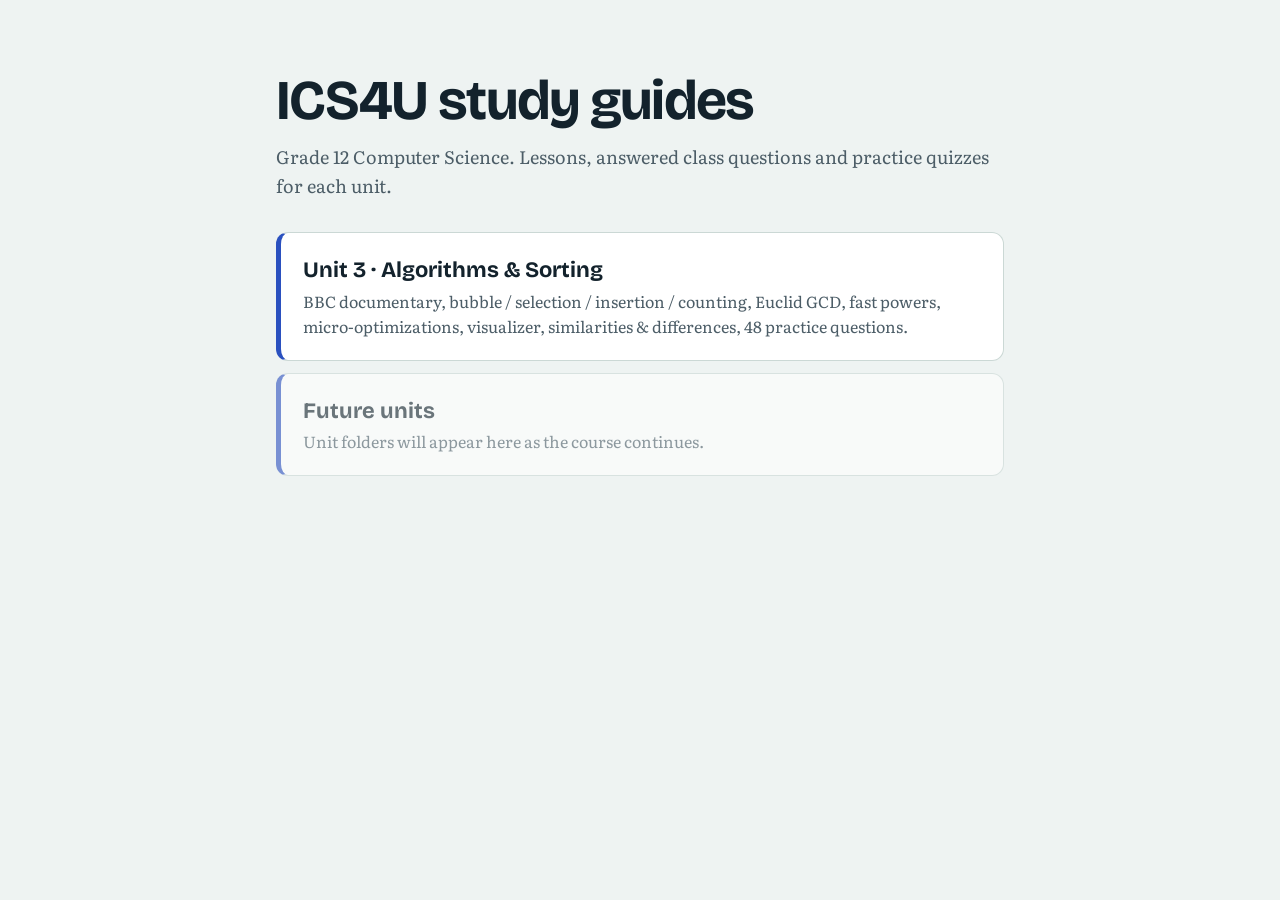
<file: docs/index.html>
<!doctype html>
<html lang="en">
<head>
<meta charset="utf-8">
<meta name="viewport" content="width=device-width, initial-scale=1">
<title>ICS4U Study Guides</title>
<meta name="color-scheme" content="light dark">
<link rel="preconnect" href="https://fonts.googleapis.com">
<link rel="preconnect" href="https://fonts.gstatic.com" crossorigin>
<link href="https://fonts.googleapis.com/css2?family=Bricolage+Grotesque:opsz,wght@12..96,500;12..96,700;12..96,800&family=Literata:opsz,wght@7..72,400&display=swap" rel="stylesheet">
<style>
:root { --bg:#eef3f2; --surface:#fff; --ink:#13222c; --ink-2:#4c5d67; --line:#cbd8d5; --accent:#2a50bf; }
@media (prefers-color-scheme: dark) { :root { --bg:#0d1620; --surface:#132130; --ink:#e2e9ef; --ink-2:#9bacb9; --line:#26384b; --accent:#8aa6ff; } }
* { box-sizing: border-box; }
body { margin:0; background:var(--bg); color:var(--ink); font-family:"Literata",Georgia,serif; line-height:1.6; }
main { max-width:760px; margin:0 auto; padding:72px 16px; }
h1 { font-family:"Bricolage Grotesque",system-ui,sans-serif; font-size:clamp(36px,6vw,56px); letter-spacing:-.03em; line-height:1.05; margin:0 0 12px; }
p { color:var(--ink-2); font-size:18px; margin:0 0 32px; }
a.unit { display:block; text-decoration:none; color:var(--ink); background:var(--surface); border:1px solid var(--line); border-left:5px solid var(--accent); border-radius:12px; padding:20px 22px; margin-bottom:12px; }
a.unit:hover { border-color:var(--ink-2); border-left-color:var(--accent); }
a.unit b { font-family:"Bricolage Grotesque",system-ui,sans-serif; font-size:22px; display:block; }
a.unit span { color:var(--ink-2); font-size:16px; }
a.unit.soon { opacity:.6; pointer-events:none; }
a:focus-visible { outline:3px solid var(--accent); outline-offset:2px; }
</style>
</head>
<body>
<main>
  <h1>ICS4U study guides</h1>
  <p>Grade 12 Computer Science. Lessons, answered class questions and practice quizzes for each unit.</p>
  <a class="unit" href="algorithms/"><b>Unit 3 · Algorithms &amp; Sorting</b><span>BBC documentary, bubble / selection / insertion / counting, Euclid GCD, fast powers, micro-optimizations, visualizer, similarities &amp; differences, 48 practice questions.</span></a>
  <a class="unit soon"><b>Future units</b><span>Unit folders will appear here as the course continues.</span></a>
</main>
</body>
</html>
</file>
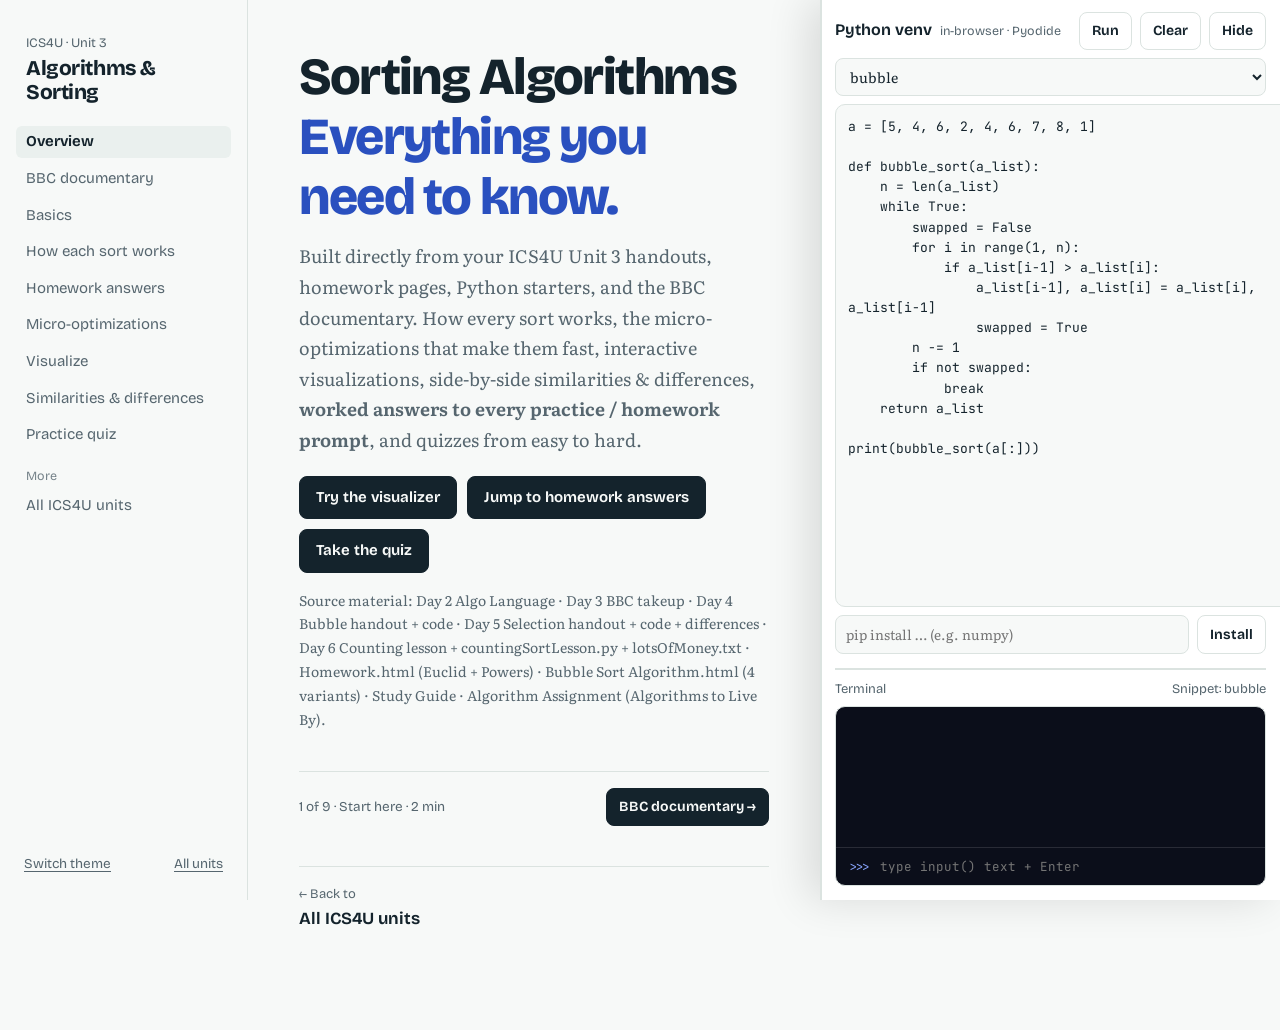
<file: docs/algorithms/index.html>
<!doctype html>
<html lang="en">
<head>
<meta charset="utf-8">
<meta name="viewport" content="width=device-width, initial-scale=1">
<title>Algorithms &amp; Sorting · ICS4U Unit 3</title>
<meta name="description" content="ICS4U Unit 3 study guide: BBC documentary, how each sort works, micro-optimizations, visualizer, similarities and differences, homework answers, 48 practice questions.">
<meta name="color-scheme" content="light dark">
<link rel="preconnect" href="https://fonts.googleapis.com">
<link rel="preconnect" href="https://fonts.gstatic.com" crossorigin>
<link href="https://fonts.googleapis.com/css2?family=Bricolage+Grotesque:opsz,wght@12..96,400;12..96,500;12..96,600;12..96,700;12..96,800&family=Literata:ital,opsz,wght@0,7..72,400;0,7..72,500;0,7..72,600;1,7..72,400&family=JetBrains+Mono:wght@400;500&display=swap" rel="stylesheet">
<link rel="stylesheet" href="../assets/style.css">
<link rel="icon" href="../favicon.svg" type="image/svg+xml">
<script>
try { var t = localStorage.getItem('ics4u-theme'); if (t) document.documentElement.setAttribute('data-theme', t); } catch (e) {}
</script>
<style>

/* ICS4U components mapped onto SBI4U tokens */
#view { --card: var(--surface); --card-2: var(--surface-2); --text: var(--ink); --muted: var(--ink-2); --border: var(--line); --accent-2: var(--accent); --warn: var(--glyco); --radius: var(--r); }
#view .container { max-width: 1040px; margin: 0 auto; padding: 0; }
.hero { margin-bottom: 8px; }
.hero h1 { font-size: clamp(34px, 5vw, 52px); }
.hero h1 .grad { color: var(--accent); }
.hero p { color: var(--ink-2); font-size: 18px; max-width: 68ch; }
.hero .cta { margin-top: 20px; display: flex; gap: 10px; flex-wrap: wrap; }
.answer-card { background: var(--surface); border: 1px solid var(--line); border-radius: var(--r); padding: 22px; margin-bottom: 18px; }
.answer-card h4 { margin-top: 0; color: var(--ink); }
.answer-card table { width: 100%; border-collapse: collapse; font-size: 15px; margin: 12px 0; }
.answer-card th, .answer-card td { padding: 9px 12px 9px 0; text-align: left; vertical-align: top; border-bottom: 1px solid var(--line); }
.answer-card thead th, .answer-card th { font-family: var(--display); color: var(--ink-2); font-size: 13.5px; }
.pill-tag { display: inline-block; font-size: 12px; font-weight: 700; padding: 3px 10px; border-radius: 999px; background: var(--accent-soft); color: var(--accent); margin: 0 6px 6px 0; font-family: var(--display); }
.trace, pre.code { font-family: "JetBrains Mono", ui-monospace, monospace; font-size: 13.5px; background: var(--surface-2); border: 1px solid var(--line); border-radius: var(--r); padding: 14px 16px; overflow: auto; white-space: pre-wrap; color: var(--ink); line-height: 1.55; }
.sort-card { background: var(--surface); border: 1px solid var(--line); border-radius: 14px; padding: 22px; }
.sort-card .head { display: flex; align-items: center; justify-content: space-between; gap: 12px; flex-wrap: wrap; margin-bottom: 10px; }
.sort-card .name { font-size: 24px; font-weight: 800; margin: 0; }
.badge { display: inline-block; font-size: 11.5px; font-weight: 700; padding: 3px 9px; border-radius: 999px; background: var(--surface-2); color: var(--ink-2); border: 1px solid var(--line); font-family: var(--display); }
.badge.cat { background: var(--accent-soft); color: var(--accent); border-color: transparent; }
table.complexity, table.cmp { width: 100%; border-collapse: collapse; font-size: 15px; }
table.complexity th, table.complexity td, table.cmp th, table.cmp td { padding: 9px 12px 9px 0; border-bottom: 1px solid var(--line); text-align: left; vertical-align: top; }
table.complexity th, table.cmp th { font-family: var(--display); color: var(--ink-2); font-size: 13.5px; }
.viz { background: var(--surface); border: 1px solid var(--line); border-radius: 14px; padding: 18px; }
.viz-controls { display: flex; flex-wrap: wrap; gap: 10px; align-items: center; margin-bottom: 14px; font-family: var(--display); }
.viz-controls label { color: var(--ink-2); font-size: 13.5px; }
.viz-controls select, .viz-controls input[type=number] { background: var(--surface-2); color: var(--ink); border: 1px solid var(--line); border-radius: 8px; padding: 6px 10px; font: inherit; font-size: 14px; }
.viz-controls input[type=range] { accent-color: var(--accent); }
.bars { display: flex; align-items: flex-end; gap: 2px; height: 260px; padding: 8px; background: var(--surface-2); border-radius: 10px; border: 1px solid var(--line); }
.bar { flex: 1; background: var(--accent); border-radius: 3px 3px 0 0; min-width: 2px; }
.bar.compare { background: var(--glyco); }
.bar.swap { background: var(--proton); }
.bar.sorted { background: var(--good); }
.bar.pivot { background: var(--krebs); }
.stats { display: flex; gap: 18px; flex-wrap: wrap; margin-top: 12px; font-size: 14px; color: var(--ink-2); font-family: var(--display); }
.stats b { color: var(--ink); }
.race { display: grid; grid-template-columns: 1fr 1fr; gap: 16px; }
@media (max-width: 720px) { .race { grid-template-columns: 1fr; } }
.quiz { background: var(--surface); border: 1px solid var(--line); border-radius: 14px; padding: 22px; margin-bottom: 16px; }
.quiz .q { font-family: var(--display); font-size: 18px; font-weight: 650; margin-bottom: 12px; line-height: 1.4; }
.quiz .opts { display: grid; gap: 8px; }
.quiz .opt { padding: 11px 14px; border: 1px solid var(--line); border-radius: 10px; cursor: pointer; background: var(--bg); font-size: 16px; }
.quiz .opt:hover { border-color: var(--ink-2); }
.quiz .opt.correct { border-color: var(--good); background: var(--good-soft); }
.quiz .opt.wrong { border-color: var(--bad); background: var(--bad-soft); }
.quiz .opt.disabled { pointer-events: none; }
.quiz .explain { margin-top: 12px; padding: 10px 14px; background: var(--surface-2); border-radius: 8px; color: var(--ink-2); font-size: 15px; display: none; }
.quiz .explain.show { display: block; }
.scoreboard { margin-bottom: 18px; }
.scoreboard .pill { display: inline-block; padding: 4px 14px; border-radius: 999px; background: var(--accent-soft); color: var(--accent); font-weight: 650; font-family: var(--display); font-size: 14px; }
.opt-list { display: grid; gap: 12px; }
.opt-item { background: var(--surface); border: 1px solid var(--line); border-left: 4px solid var(--accent); border-radius: 8px; padding: 12px 16px; }
.opt-item h5 { margin: 0 0 4px; font-size: 16px; }
.opt-item p { margin: 0; color: var(--ink-2); font-size: 15px; }
.bbc { background: var(--surface); border: 1px solid var(--line); border-left: 5px solid var(--proton); border-radius: 12px; padding: 22px; }
.bbc .tag { display: inline-block; background: var(--proton); color: #fff; font-size: 12px; font-weight: 700; padding: 4px 10px; border-radius: 6px; margin-bottom: 10px; font-family: var(--display); }
.clip { background: var(--surface-2); border-radius: 10px; padding: 12px 16px; margin-top: 10px; border-left: 3px solid var(--accent); }
.card-grid-compat .card, #view .card { background: var(--surface); border: 1px solid var(--line); border-radius: 12px; padding: 20px; }
#view .grid { display: grid; gap: 16px; }
#view .grid.cols-2 { grid-template-columns: repeat(auto-fit, minmax(300px, 1fr)); }
#view .grid.cols-3 { grid-template-columns: repeat(auto-fit, minmax(250px, 1fr)); }
#view details { background: var(--surface-2); border-radius: 8px; padding: 10px 14px; margin: 8px 0; }
#view details summary { cursor: pointer; font-weight: 650; font-family: var(--display); color: var(--accent); }

</style>
</head>
<body>
<a class="skip" href="#main">Skip to content</a>
<header class="topbar">
  <button class="menu-btn" id="menuBtn" aria-controls="sidebar" aria-expanded="false">Menu</button>
  <a class="topbar-title" href="#overview">Algorithms &amp; Sorting</a>
  <button class="theme-btn" data-theme-toggle aria-label="Switch colour theme">Theme</button>
  <button class="menu-btn" id="ide-toggle" aria-label="Toggle Python panel">Code</button>
</header>
<div class="shell">
  <nav class="sidebar" id="sidebar" aria-label="Study guide">
    <a class="brand" href="#overview">
      <span class="brand-course">ICS4U · Unit 3</span>
      <span class="brand-title">Algorithms &amp; Sorting</span>
    </a>
    <ul class="nav">
      <li><a href="#overview" data-route="overview">Overview</a></li>
      <li><a href="#bbc" data-route="bbc">BBC documentary</a></li>
      <li><a href="#basics" data-route="basics">Basics</a></li>
      <li><a href="#sorts" data-route="sorts">How each sort works</a></li>
      <li><a href="#answers" data-route="answers">Homework answers</a></li>
      <li><a href="#micro" data-route="micro">Micro-optimizations</a></li>
      <li><a href="#viz" data-route="viz">Visualize</a></li>
      <li><a href="#sim" data-route="sim">Similarities &amp; differences</a></li>
      <li><a href="#quiz" data-route="quiz">Practice quiz</a></li>
      <li class="nav-group"><span class="nav-label">More</span><ul>
        <li><a href="../">All ICS4U units</a></li>
      </ul></li>
    </ul>
    <div class="sidebar-foot">
      <button class="theme-btn wide" data-theme-toggle>Switch theme</button>
      <a class="back-hub" href="../">All units</a>
    </div>
  </nav>
  <div class="scrim" id="scrim" hidden></div>
  <main id="main" tabindex="-1">
    <div id="view">
<header class="hero">
  <div class="container">
    <h1>Sorting Algorithms<br><span class="grad">Everything you need to know.</span></h1>
    <p>Built directly from your ICS4U Unit 3 handouts, homework pages, Python starters, and the BBC documentary. How every sort works, the micro-optimizations that make them fast, interactive visualizations, side-by-side similarities &amp; differences, <strong>worked answers to every practice / homework prompt</strong>, and quizzes from easy to hard.</p>
    <div class="cta">
      <a class="btn primary" href="#viz">Try the visualizer</a>
      <a class="btn" href="#answers">Jump to homework answers</a>
      <a class="btn" href="#quiz">Take the quiz</a>
    </div>
    <p style="margin-top:16px;font-size:14px;color:var(--muted)">Source material: Day 2 Algo Language · Day 3 BBC takeup · Day 4 Bubble handout + code · Day 5 Selection handout + code + differences · Day 6 Counting lesson + countingSortLesson.py + lotsOfMoney.txt · Homework.html (Euclid + Powers) · Bubble Sort Algorithm.html (4 variants) · Study Guide · Algorithm Assignment (Algorithms to Live By).</p>
  </div>
</header>
<section id="bbc">
  <div class="container">
    <h2>The BBC documentary</h2>
    <p class="lead">"The Secret Rules of Modern Living: Algorithms" (BBC Four, 2015) — presented by mathematician Marcus du Sautoy. Your course uses it to ask: what effect do different methods of ordering have on the speed of sorting large volumes of data?</p>
    <div class="bbc">
      <span class="tag">BBC Four · 2015 · 58 min · Marcus du Sautoy</span>
      <h3 style="color:#fff;margin-top:0">Battle of the algorithms</h3>
      <p style="color:#ddd">Du Sautoy stages a head-to-head: <strong>Bubble Sort vs Merge Sort</strong> on a large dataset. Bubble sort — compare adjacent pairs, swap if out of order, largest "bubbles" to the end each pass — is simple but slow. Merge sort — John von Neumann's divide-and-conquer: split in half, sort each half, merge — is guaranteed fast even on large data. The programme also tours <strong>Quick Sort, Shell Sort, Selection Sort, Insertion Sort</strong> and asks: which is the "best" sort? Answer: there is no single best — it depends on data size, memory, stability, and whether data is nearly sorted.</p>
      <div class="clip"><strong>Bubble Sort (1:55)</strong> — adjacent compare-and-swap. After pass k, the k largest are in place. Simple, stable, in-place, but O(n²).</div>
      <div class="clip"><strong>Merge Sort (1:23)</strong> — split, sort halves, merge with ≤ to stay stable. O(n log n) guaranteed, O(n) extra space.</div>
      <div class="clip"><strong>Best Sort (2:52)</strong> — Bubble vs Merge plus Quick / Shell / Select / Insert. No universal winner.</div>
      <div class="clip"><strong>Sorting is perfect for computers (8:19)</strong> — Patrick Prosser (Glasgow) &amp; Leslie Ann Goldberg (Oxford): code makes an algorithm specific; data travels as packets.</div>
      <div class="clip"><strong>Euclid's algorithm (3:05)</strong> — 2,300-year-old GCD algorithm demoed with colourful square tiles on the floor. Subtractive version peels one tile-row at a time; modulo version jumps straight to the remainder. Same GCD, far fewer steps.</div>
      <div class="clip"><strong>PageRank (5:17)</strong> — Google's search algorithm (Larry Page &amp; Sergey Brin): rank pages by link structure.</div>
      <p style="margin-top:16px;color:#ddd"><a href="https://www.bbc.co.uk/programmes/p030s6b3" target="_blank" rel="noopener">BBC iPlayer (UK) →</a> &nbsp;·&nbsp; <a href="https://clp.bbcrewind.co.uk/65c5ea77ca86ebf2a1aec6f561370783" target="_blank" rel="noopener">BBC Rewind clips →</a></p>
    </div>
    <h3>Algorithms to Live By — chapters used in class</h3>
    <p style="color:var(--muted)">Brian Christian &amp; Tom Griffiths argue algorithms were used by people before computers. Your assignment groups each present one chapter (30-min meeting, 5 min each, props, no slides):</p>
    <div class="grid cols-2">
      <div class="card"><h4>Ch 1 · Optimal Stopping (37% rule)</h4><p>When to stop looking and commit: look at 37% of options with no commitment, then take the next one that beats all so far. Hiring, house-hunting, parking.</p></div>
      <div class="card"><h4>Ch 2 · Explore / Exploit</h4><p>New restaurant vs favourite? Multi-armed bandit. Win-Stay Lose-Shift. Balance trying new things early, exploiting late; regret minimization, Gittins index, upper-confidence bound.</p></div>
      <div class="card"><h4>Ch 4 · Caching</h4><p>What to keep in fast limited memory: evict least-recently-used (LRU). CPU caches, libraries, your desk vs archive.</p></div>
      <div class="card"><h4>Ch 5 · Scheduling</h4><p>Order tasks to minimize lateness: shortest-processing-time first, earliest-due-date, priority / weight. Operating systems, project planning.</p></div>
      <div class="card"><h4>Ch 8 · Relaxation</h4><p>Hard constrained problems → relax constraints, solve easy version, round back. Lagrangian relaxation, linear programming bounds for TSP / scheduling.</p></div>
      <div class="card"><h4>Win-Stay Lose-Shift</h4><p>Simple adaptive strategy from game theory / bandits: repeat what worked, change what didn't. Covered in Explore/Exploit excerpt.</p></div>
    </div>
  </div>
</section>
<section id="basics">
  <div class="container">
    <h2>The basics</h2>
    <p class="lead">The vocabulary your 1st evaluation tests — plus Day 1–2 language.</p>
    <div class="grid cols-3">
      <div class="card"><h4>Algorithm</h4><p>Finite, unambiguous steps: input → output. Must terminate, must be precise enough to follow on paper (Rubik's moves, number cards). Example from class: "set max to 0; for each x: if x &gt; max, max ← x".</p></div>
      <div class="card"><h4>Algorithm language</h4><p><span class="kbd">procedure</span>, <span class="kbd">← / :=</span> assignment, <span class="kbd">if / for / while / repeat / return</span>. Fibonacci example in handout uses <span class="kbd">x:=0; y:=1; for i:=1 to n−1: z:=x+y; x:=y; y:=z</span>.</p></div>
      <div class="card"><h4>Comparison sort</h4><p>Orders by pairwise comparisons. Decision-tree lower bound Ω(n log n). Bubble, selection, insertion, merge, quick, heap, shell.</p></div>
      <div class="card"><h4>Non-comparison sort</h4><p>Uses key structure (integer range, digits) for O(n+k) linear time: counting, radix, bucket. Only works on restricted keys.</p></div>
      <div class="card"><h4>Stable</h4><p>Equal keys keep original order. Bubble / insertion / merge / counting / radix (yes); selection / quick / heap / shell (no, standard). Use &gt; not ≥ to stay stable.</p></div>
      <div class="card"><h4>In-place</h4><p>O(1) extra (bubble, selection, insertion, shell, heap) or O(log n) stack (quick). Out-of-place: merge O(n), counting O(k).</p></div>
      <div class="card"><h4>Adaptive / Online</h4><p>Adaptive = faster on nearly sorted (bubble+flag O(n), insertion O(n), Timsort). Online = handles stream (insertion).</p></div>
      <div class="card"><h4>Big-O</h4><p>Growth as n→∞. Same Big-O ≠ same speed — constants, cache, branches decide. That's why micro-optimizations matter.</p></div>
      <div class="card"><h4>Rubik's link</h4><p>Day 1: give algorithm + input + output ("provide the algorithm, input and output"). Tests: does it work? Is it ambiguous? Same test applies to sorts.</p></div>
    </div>
  </div>
</section>
<section id="sorts">
  <div class="container">
    <h2>How each sort works</h2>
    <p class="lead">Nine sorts. Each card: idea, complexity, pseudocode, Python, micro-optimizations. The four you must know cold for the evaluation are <strong>Bubble, Selection, Insertion, Counting</strong> — the other five are BBC / general knowledge.</p>
    <div id="sorts-container" class="grid" style="grid-template-columns:1fr"></div>
  </div>
</section>
<section id="answers">
  <div class="container">
    <h2>Practice &amp; homework — worked answers</h2>
    <p class="lead">Every prompt from Homework.html, Bubble Sort Algorithm.html, Selection / Insertion / Counting handouts — with similarity / difference, trace, and runnable Python. Copy-paste ready.</p>

    <div class="answer-card" id="ans-euclid">
      <span class="pill-tag">Homework.html</span><span class="pill-tag">BBC tiles demo</span>
      <h4>Euclid's GCD — Algorithm 1 (mod) vs Algorithm 2 (subtractive)</h4>
      <div class="trace">ALG 1 (mod):
function gcd(a, b)
    while b ≠ 0
        t := b;  b := a mod b;  a := t
    return a

ALG 2 (subtractive):
function gcd(a, b)
    while a ≠ b
        if a &gt; b: a := a − b
        else:       b := b − a
    return a</div>
      <table><tr><th></th><th>Similarity</th><th>Difference</th></tr>
      <tr><td><strong>Answer</strong></td><td>Both compute GCD(a,b); both loop until a termination condition; both preserve gcd(a,b)=gcd(b,a mod b)=gcd(a−b,b); same output on all positive inputs.</td><td>ALG 1 uses <strong>division remainder</strong> — jumps many subtractions at once, O(log min(a,b)) steps. ALG 2 uses <strong>repeated subtraction</strong> — one subtraction per loop, O(max(a,b)) steps in the worst case. Tiles demo: mod removes a whole strip; subtractive peels one square row at a time.</td></tr></table>
      <p><strong>Trace gcd(48,18)=6:</strong> Mod: (48,18)→(18,12)→(12,6)→(6,0) = 3 loops. Subtractive: 48−18=30, 30−18=12, 18−12=6, 12−6=6, 6=6 stop = 4 subtractions (worse gap explodes e.g. gcd(1000,1) = 1 mod step vs 999 subtractions).</p>
      <details><summary>Python — both versions</summary><pre class="trace">def gcd_mod(a, b):
    while b != 0:
        t = b
        b = a % b
        a = t
    return a

def gcd_sub(a, b):
    while a != b:
        if a &gt; b:
            a = a - b
        else:
            b = b - a
    return a

print(gcd_mod(48, 18), gcd_sub(48, 18))  # 6 6</pre></details>
    </div>

    <div class="answer-card" id="ans-powers">
      <span class="pill-tag">Homework.html</span>
      <h4>Computing Powers — naive (×n) vs fast (halve / subtract-one)</h4>
      <div class="trace">ALG 1 (naive): result=1; multiply by x, n times.  O(n) mults.
ALG 2 (fast): write n; while last≠1: if even halve it, if odd subtract 1.
  Start result=x; walk list backwards: "half" → square, "one less" → ×x.  O(log n) mults.</div>
      <table><tr><th></th><th>Similarity</th><th>Difference</th></tr>
      <tr><td><strong>Answer</strong></td><td>Both compute xⁿ for n≥1; both iterative; same result; both multiply-only.</td><td>ALG 1 does <strong>n−1 multiplications</strong> (linear). ALG 2 does <strong>O(log n)</strong> via exponentiation-by-squaring (uses binary expansion of n). ALG 2 builds an auxiliary list and walks it backwards; ALG 1 needs no extra structure.</td></tr></table>
      <p><strong>Trace 2¹⁰:</strong> Naive = 9 mults. Fast: list 10→5→4→2→1; backwards from x=2: half→square (2²=4), one-less→×2 (8), half→square (64), half→square (1024) = 4 ops.</p>
      <details><summary>Python — both versions (clean + runnable)</summary><pre class="trace">def power_naive(x, n):
    r = 1
    for _ in range(n):
        r *= x
    return r

def power_fast(x, n):
    # exponentiation by squaring — O(log n)
    # mirrors handout: halve when even, subtract-one (×x) when odd
    r, base, exp = 1, x, n
    while exp &gt; 0:
        if exp % 2 == 1:
            r *= base
        base *= base
        exp //= 2
    return r

# handout trace helper: show the halve/subtract-one list for n
def power_list(n):
    seq = [n]
    while seq[-1] != 1:
        seq.append(seq[-1] // 2 if seq[-1] % 2 == 0 else seq[-1] - 1)
    return seq

print(power_naive(2, 10), power_fast(2, 10))  # 1024 1024
print(power_list(10))  # [10, 5, 4, 2, 1] — walk back: square, ×x, square, square</pre></details>
    </div>

    <div class="answer-card" id="ans-bubble4">
      <span class="pill-tag">Bubble Sort Algorithm.html</span><span class="pill-tag">Day 4 handout + code file</span>
      <h4>Bubble Sort — 4 variants: similarities &amp; differences + code</h4>
      <div class="trace">A1: while swapped and L&lt;N-1: swapped=false; for i=N-1 downto L+1: if A[i]&lt;A[i-1] swap; L++
A2: repeat N-1 times: for i=0..N-2: if A[i]&gt;A[i+1] swap
A3: for I=0..N-2: for J=0..N-2: if A[J]&gt;A[J+1] swap          (fixed bounds, no shrink)
A4: cocktail: do { swapped=false; forward pass 0..n-2; if !swapped break; swapped=false; backward pass n-2..0 } while swapped</div>
      <table><tr><th>Variant</th><th>Direction</th><th>Early exit?</th><th>Bound shrinks?</th><th>Notes</th></tr>
      <tr><td>A1 (L-bound)</td><td>Right→left (small bubbles left)</td><td>Yes (swapped flag)</td><td>Yes (L++)</td><td>Adaptive O(n) best; fewest passes of the four on sorted input</td></tr>
      <tr><td>A2 (textbook)</td><td>Left→right (large bubbles right)</td><td>No</td><td>No</td><td>Always N-1 passes, O(n²) even if sorted</td></tr>
      <tr><td>A3 (double-for)</td><td>Left→right</td><td>No</td><td>No (0..N-2 both loops)</td><td>Same as A2 but for-loop form; compares already-sorted tail every pass — most wasted work</td></tr>
      <tr><td>A4 (cocktail shaker)</td><td>Both (forward + backward)</td><td>Yes</td><td>Implicitly both ends</td><td>Fixes "turtles" (small values at end take n passes in one-directional bubble); best on bidirectional disorder</td></tr></table>
      <p><strong>Similarity (all four):</strong> adjacent compare-and-swap only; same sorted result; in-place O(1); stable if comparison is strict <span class="kbd">&gt;</span> (not ≥); worst-case O(n²) comparisons+swaps; after pass k at least k elements are final.</p>
      <p><strong>Difference to write on evaluation:</strong> pick any one — e.g. "A1 stops early via <span class="kbd">swapped</span> flag and shrinks the unsorted region with L, so sorted input costs O(n); A2/A3 have no flag and always do (N−1)² comparisons" — or "A4 passes in both directions while A2 passes left-to-right only".</p>
      <details><summary>Python — Day 4 starter completed (do/while + for version)</summary><pre class="trace"># Day 4 starter pseudocode completed:
# do { swapped=false; for i=1..last_unsorted: if left>right swap, swapped=true } while swapped

def bubble_sort(a_list):
    n = len(a_list)
    while True:                       # do
        swapped = False
        for i in range(1, n):         # i = 1 .. index_of_last_unsorted
            if a_list[i-1] > a_list[i]:
                a_list[i-1], a_list[i] = a_list[i], a_list[i-1]
                swapped = True
        n -= 1                        # tail is sorted
        if not swapped:               # while swapped
            break
    return a_list

def other_bubble_sort(a_list):
    # A2/A3 textbook: fixed N-1 passes, no flag
    n = len(a_list)
    for _ in range(n - 1):
        for i in range(n - 1):
            if a_list[i] &gt; a_list[i+1]:
                a_list[i], a_list[i+1] = a_list[i+1], a_list[i]
    return a_list

def cocktail_sort(a_list):
    # A4
    n = len(a_list)
    swapped = True
    while swapped:
        swapped = False
        for i in range(n - 1):
            if a_list[i] &gt; a_list[i+1]:
                a_list[i], a_list[i+1] = a_list[i+1], a_list[i]
                swapped = True
        if not swapped:
            break
        swapped = False
        for i in range(n - 2, -1, -1):
            if a_list[i] &gt; a_list[i+1]:
                a_list[i], a_list[i+1] = a_list[i+1], a_list[i]
                swapped = True
    return a_list

a = [5, 4, 6, 2, 4, 6, 7, 8, 1]
print(bubble_sort(a[:]))          # [1, 2, 4, 4, 5, 6, 6, 7, 8]
print(other_bubble_sort(a[:]))    # same
print(cocktail_sort(a[:]))        # same</pre></details>
    </div>

    <div class="answer-card" id="ans-selection">
      <span class="pill-tag">Day 5 handout + code file</span>
      <h4>Selection Sort — out-of-place vs in-place</h4>
      <div class="trace">OUT-OF-PLACE: sorted←[]; repeat n: min←first of list; scan rest for smaller; remove min; append to sorted.
IN-PLACE (visualgo): repeat n-1: min←first unsorted; scan unsorted for smaller; swap min with first unsorted.</div>
      <table><tr><th></th><th>Similarity</th><th>Difference</th></tr>
      <tr><td><strong>Answer</strong></td><td>Both select the minimum of the unsorted region each pass; both do ~n²/2 comparisons, n−1 selections; both Θ(n²) time; neither is adaptive.</td><td>Out-of-place builds a <strong>second list</strong> (O(n) extra, destroys/consumes input via remove); in-place <strong>swaps within the same array</strong> (O(1) extra, input preserved as sorted array). Out-of-place does no swaps (remove+append); in-place does ≤n−1 swaps. Typical in-place swap version is <strong>unstable</strong>; remove+append can preserve stability for equal keys if scan uses &lt; strictly.</td></tr></table>
      <details><summary>Python — both versions (completes Day 5 starter)</summary><pre class="trace">def selection_sort_out_of_place(a_list):
    work = a_list[:]          # don't destroy caller until done
    sorted_list = []
    while work:
        m = 0
        for i in range(1, len(work)):
            if work[i] &lt; work[m]:
                m = i
        sorted_list.append(work.pop(m))
    a_list.clear()
    a_list.extend(sorted_list)
    return a_list

def selection_sort(a_list):   # in-place (visualgo)
    n = len(a_list)
    for i in range(n - 1):
        m = i
        for j in range(i + 1, n):
            if a_list[j] &lt; a_list[m]:
                m = j
        a_list[i], a_list[m] = a_list[m], a_list[i]
    return a_list

numbers = [8, 8, 18, 13, 36, 0, 2, -2, -5]
print(selection_sort_out_of_place(numbers[:]))  # [-5, -2, 0, 2, 8, 8, 13, 18, 36]
print(selection_sort(numbers[:]))               # same</pre></details>
    </div>

    <div class="answer-card" id="ans-insertion">
      <span class="pill-tag">page_551.html</span>
      <h4>Insertion Sort (Visualgo algorithm) + code</h4>
      <div class="trace">mark first element sorted
for each unsorted X: 'extract' X
  for j = lastSorted downto 0:
    if A[j] &gt; X: shift A[j] right by 1
    else: break and insert X</div>
      <p>Stable, in-place, adaptive O(n) best / O(n²) worst, online. Shifts (not swaps) — one write per moved element plus final insert.</p>
      <details><summary>Python</summary><pre class="trace">def insertion_sort(a):
    for i in range(1, len(a)):
        key = a[i]
        j = i - 1
        while j &gt;= 0 and a[j] &gt; key:
            a[j + 1] = a[j]
            j -= 1
        a[j + 1] = key
    return a

print(insertion_sort([5, 4, 6, 2, 4, 6, 7, 8, 1]))
# [1, 2, 4, 4, 5, 6, 6, 7, 8]</pre></details>
    </div>

    <div class="answer-card" id="ans-counting">
      <span class="pill-tag">Day 6 lesson + page_725.html</span><span class="pill-tag">lotsOfMoney.txt (5000 lines)</span>
      <h4>Counting Sort — base + Q1 (negatives / 6000–7000) + Q2 (money)</h4>
      <p><strong>Base (non-negative ints):</strong> counting array size max+1; count occurrences; walk counters low→high, emit value counter times. O(n+k). Code in <span class="kbd">Day 6 - countingSortLesson.py</span>.</p>
      <p><strong>Q1 Scenario 1 — negatives:</strong> value can't index directly. <span class="kbd">offset = min(list)</span>, <span class="kbd">spread = max − min</span>, size = spread+1, <span class="kbd">index = element − offset</span>, restore with <span class="kbd">value = index + offset</span>. <strong>Scenario 2 (6000–7000):</strong> same offset code kills the 0–5999 waste: size drops from 7001 to 1001. Reuse Scenario-1 code verbatim.</p>
      <details><summary>Python — Q1 offset version</summary><pre class="trace">def counting_sort_offset(a):
    if not a:
        return []
    mn, mx = min(a), max(a)
    spread = mx - mn
    cnt = [0] * (spread + 1)
    for x in a:
        cnt[x - mn] += 1
    out = []
    for i, c in enumerate(cnt):
        out.extend([i + mn] * c)
    return out

print(counting_sort_offset([4, -2, 0, -2, 7, 6005, 6001, 7000][:6]))
print(counting_sort_offset([6005, 6001, 7000, 6005]))  # offset saves ~6000 slots</pre></details>
      <p><strong>Q2 — money ($0.05 … $100):</strong> only 8 distinct values → counting array of length 8, not 10001. Build two-way map value↔index (sorted unique list), count by index, expand by index. Floats never index directly (precision) — map via dict or cents.</p>
      <details><summary>Python — Q2 money version (reads lotsOfMoney.txt)</summary><pre class="trace">def counting_sort_money(a):
    uniq = sorted(set(a))                 # e.g. [0.05, 0.1, 0.25, 1.0, 2.0, ...]
    to_i = {v: i for i, v in enumerate(uniq)}
    cnt = [0] * len(uniq)
    for x in a:
        cnt[to_i[x]] += 1
    out = []
    for i, c in enumerate(cnt):
        out.extend([uniq[i]] * c)
    return out

# with file:
# vals = [float(line.strip()) for line in open('lotsOfMoney.txt')]
# print(counting_sort_money(vals)[:10], '...', len(vals))</pre></details>
    </div>

    <div class="answer-card" id="ans-study">
      <span class="pill-tag">Study Guide.html</span><span class="pill-tag">Algorithm Assignment F2026</span>
      <h4>What the evaluations test (study checklist)</h4>
      <div class="kv">
        <div><strong>1st evaluation</strong><ul><li>In-class activities: sorting network, Rubik's, line-up → connect to efficiency / optimization / specific sort</li><li>Definitions (give it / recognize from example)</li><li>BBC algorithms by name + application + industry use</li><li>Bubble / Selection / Insertion / Counting: how they work (definition + worked example)</li><li>Code variations of those sorts (read provided code)</li><li>Difference between two provided algorithms</li><li>Write code for a simple algorithm</li></ul></div>
        <div><strong>2nd evaluation</strong><ul><li>Searching: linear, binary, hash table — definition, uses, example, test, compare</li><li>Prove algorithm complexity + practice exercises</li><li>Recursion: structure of recursive function + practice</li></ul></div>
      </div>
      <p><strong>Assignment groups:</strong> Caching (Ethan/Sebastian/Eason/Yuchen) · Scheduling (Jay/Sehoon/Pavani) · Relaxation (Victoria/Richard/Luna) · Optimal Stopping (Jerry/Grace/Wenzhang). 30-min expert meeting, 5 min each + notes, then consensus model explanation with props, no slides. Graded on accuracy, clarity/vocab, props, and discussion that drives consensus.</p>
    </div>
  </div>
</section>
<section id="micro">
  <div class="container">
    <h2>Micro-optimizations</h2>
    <p class="lead">Small changes, big speedups. Per-sort tricks live on each sort card — these are the cross-cutting ones plus the ones your handouts reward.</p>
    <h3>Course handout favourites (write these on the test)</h3>
    <div class="opt-list">
      <div class="opt-item"><h5>Bubble: swapped flag → O(n) best case</h5><p>A1/A4 stop after a swap-free pass. A2/A3 can't. One boolean saves n−2 passes on sorted input.</p></div>
      <div class="opt-item"><h5>Bubble: shrink the bound (L++ / n−−)</h5><p>Tail is final — never compare it again. Cuts ~n²/2 wasted comparisons.</p></div>
      <div class="opt-item"><h5>Bubble: cocktail (bidirectional) for turtles</h5><p>A tiny value at the end needs n passes one-directional, 1 pass bidirectional. Alternate directions (A4).</p></div>
      <div class="opt-item"><h5>Selection: one swap per pass</h5><p>n−1 writes total. Best when writes are expensive (flash / EEPROM).</p></div>
      <div class="opt-item"><h5>Insertion: shift, don't swap</h5><p>3 writes per swap → 1 write per shift + 1 insert. Use binary search for the insert point on long prefixes.</p></div>
      <div class="opt-item"><h5>Counting: offset (min) kills waste</h5><p>6000–7000 needs 1001 slots with offset, 7001 without, and is impossible with negatives without offset.</p></div>
      <div class="opt-item"><h5>Counting money: dictionary map, not value-as-index</h5><p>8 unique bills → 8 counters. Never use floats as indexes; map value↔index.</p></div>
      <div class="opt-item"><h5>Counting stable: prefix sums</h5><p>Turn counts into positions; place from the right. Required for radix sort.</p></div>
    </div>
    <h3>General (see each sort card for the rest)</h3>
    <div id="micro-global" class="opt-list"></div>
  </div>
</section>
<section id="viz">
  <div class="container">
    <h2>Visualize the sorts</h2>
    <p class="lead">Amber = comparing · red = swap / write · purple = pivot / min · green = sorted. Step through Bubble's tail shrinking, Selection's min scan, Insertion's shifts, Counting's prefix placement.</p>
    <div class="viz">
      <div class="viz-controls">
        <label>Algorithm</label>
        <select id="viz-algo" aria-label="Algorithm"></select>
        <label>Size</label>
        <input type="number" id="viz-size" value="30" min="5" max="80" aria-label="Size">
        <label>Speed</label>
        <input type="range" id="viz-speed" min="1" max="100" value="60" aria-label="Speed">
        <button class="btn" id="viz-gen">Generate</button>
        <button class="btn primary" id="viz-start">Start</button>
        <button class="btn" id="viz-pause">Pause</button>
        <button class="btn" id="viz-step">Step</button>
        <button class="btn" id="viz-reset">Reset</button>
      </div>
      <div id="viz-bars" class="bars"></div>
      <div id="viz-stats" class="stats"></div>
      <div id="viz-note" style="margin-top:8px;color:var(--muted);font-size:14px"></div>
    </div>

    <h3 style="margin-top:32px">Race mode — two sorts, same data</h3>
    <p style="color:var(--muted)">Try Bubble vs Insertion on nearly-sorted data, or Selection vs Counting on small-range ints. Same input, step-locked.</p>
    <div class="viz">
      <div class="viz-controls">
        <label>A</label>
        <select id="race-a" aria-label="Algorithm A"></select>
        <label>B</label>
        <select id="race-b" aria-label="Algorithm B"></select>
        <label>Size</label>
        <input type="number" id="race-size" value="25" min="5" max="60" aria-label="Size">
        <button class="btn primary" id="race-run">Run race</button>
      </div>
      <div class="race">
        <div>
          <div id="race-bars-a" class="bars"></div>
          <div id="race-stats-a" class="stats"></div>
        </div>
        <div>
          <div id="race-bars-b" class="bars"></div>
          <div id="race-stats-b" class="stats"></div>
        </div>
      </div>
    </div>
  </div>
</section>
<section id="sim">
  <div class="container">
    <h2>Similarities &amp; differences</h2>
    <p class="lead">The 9-sort table plus the exact variant comparisons your homework asks for.</p>
    <div id="sim-table" style="overflow-x:auto"></div>

    <h3>Homework variant cheat-sheet</h3>
    <div class="grid cols-2">
      <div class="card"><h4>Bubble A1 vs A2/A3</h4><p><strong>Same:</strong> adjacent swap, in-place, stable. <strong>Different:</strong> A1 has swapped-flag + shrinking bound (adaptive); A2/A3 always run all passes.</p></div>
      <div class="card"><h4>Bubble A4 (cocktail) vs others</h4><p><strong>Same:</strong> adjacent swap core. <strong>Different:</strong> bidirectional passes; fixes turtles; both ends shrink.</p></div>
      <div class="card"><h4>Euclid mod vs subtractive</h4><p><strong>Same:</strong> GCD result, loop invariant. <strong>Different:</strong> mod = O(log n) jumps; subtractive = O(n) peels. Tiles: strip vs single row.</p></div>
      <div class="card"><h4>Powers naive vs fast</h4><p><strong>Same:</strong> xⁿ result. <strong>Different:</strong> O(n) mults vs O(log n) square-and-multiply; extra list + backward walk.</p></div>
      <div class="card"><h4>Selection out vs in</h4><p><strong>Same:</strong> min-select, O(n²). <strong>Different:</strong> O(n) extra list + remove/append vs O(1) in-place swaps.</p></div>
      <div class="card"><h4>Comparison vs counting</h4><p><strong>Same:</strong> both sort. <strong>Different:</strong> comparisons work on anything (Ω(n log n)); counting needs integer range but is O(n+k) linear.</p></div>
    </div>

    <h3>Key takeaways</h3>
    <div class="grid cols-2">
      <div class="card"><h4>Comparison vs. non-comparison</h4><p>Comparison sorts are general but bounded by Ω(n log n). Counting / radix beat it by exploiting key structure — only for suitable keys.</p></div>
      <div class="card"><h4>Stability</h4><p>Merge, insertion, bubble, counting, radix: stable. Quick, heap, selection, shell: not (standard). Matters for multi-key sorts.</p></div>
      <div class="card"><h4>In-place vs. extra memory</h4><p>Heap/quick/insertion/selection/bubble/shell: in-place. Merge O(n); counting/radix O(k)/O(n+k).</p></div>
      <div class="card"><h4>Adaptivity</h4><p>Insertion + bubble-with-flag: great nearly-sorted. Selection + heap: always same work.</p></div>
      <div class="card"><h4>Worst-case guarantees</h4><p>Merge + heap: O(n log n) guaranteed. Quick: O(n²) without good pivot. Counting/radix: linear in model.</p></div>
      <div class="card"><h4>Cache &amp; constants</h4><p>Quicksort wins on random data via locality + tiny constants. Big-O isn't the whole story.</p></div>
    </div>

    <h3>Which sort when?</h3>
    <div class="opt-list">
      <div class="opt-item"><h5>Small arrays (n &lt; ~50)</h5><p>Insertion sort — low overhead, adaptive, stable.</p></div>
      <div class="opt-item"><h5>General purpose in-memory</h5><p>Introsort (C++ std::sort) or Timsort (Python/Java) — hybrid, fast, robust.</p></div>
      <div class="opt-item"><h5>Linked lists</h5><p>Merge sort — stable, O(n log n), no random access needed.</p></div>
      <div class="opt-item"><h5>Memory-constrained</h5><p>Heap sort — guaranteed O(n log n), O(1) space.</p></div>
      <div class="opt-item"><h5>Integers in small range</h5><p>Counting sort — O(n+k) linear. Negatives? offset. Sparse huge range? don't.</p></div>
      <div class="opt-item"><h5>Fixed-width integers/strings</h5><p>Radix sort — O(d(n+k)).</p></div>
      <div class="opt-item"><h5>Nearly sorted stream</h5><p>Insertion sort or Timsort — adaptive, online.</p></div>
      <div class="opt-item"><h5>External (disk-based)</h5><p>External merge sort — chunks + k-way merge.</p></div>
    </div>
  </div>
</section>
<section id="quiz">
  <div class="container">
    <h2>Multiple choice — easy, medium, hard</h2>
    <p class="lead">General sorts + ICS4U homework variants. Click an option; explanation appears. Score tracks at the top.</p>
    <div class="scoreboard"><div class="pill" id="quiz-score">Answered: 0</div></div>
    <div id="quiz-container"></div>
  </div>
</section>
      <div class="pager">
        <a href="../"><small>← Back to</small>All ICS4U units</a>
      </div>
    </div>
    <noscript><p class="noscript">This study guide needs JavaScript for the visualizer and quizzes.</p></noscript>
  </main>
</div>
<script>
(function () {
  var sb = document.getElementById('sidebar'), sc = document.getElementById('scrim'), mb = document.getElementById('menuBtn');
  function close() { sb.classList.remove('open'); sc.hidden = true; mb.setAttribute('aria-expanded', 'false'); }
  mb.addEventListener('click', function () { var o = !sb.classList.contains('open'); sb.classList.toggle('open', o); sc.hidden = !o; mb.setAttribute('aria-expanded', String(o)); });
  sc.addEventListener('click', close);
  function cur() { try { return document.documentElement.getAttribute('data-theme') || (matchMedia('(prefers-color-scheme: dark)').matches ? 'dark' : 'light'); } catch (e) { return 'light'; } }
  document.querySelectorAll('[data-theme-toggle]').forEach(function (b) { b.addEventListener('click', function () { var n = cur() === 'dark' ? 'light' : 'dark'; document.documentElement.setAttribute('data-theme', n); try { localStorage.setItem('ics4u-theme', n); } catch (e) {} }); });
  var links = Array.prototype.slice.call(document.querySelectorAll('.nav a[data-route]'));
  function mark() { var h = location.hash.replace('#','') || 'overview'; links.forEach(function (a) { if (a.getAttribute('data-route') === h) a.setAttribute('aria-current','page'); else a.removeAttribute('aria-current'); }); }
  window.addEventListener('hashchange', mark); mark();
})();
</script>
<script src="js/sorts.js"></script>
<script src="js/detail.js"></script>
<script src="js/playground.js"></script>
<script src="js/visualizer.js"></script>
<script src="js/quiz.js"></script>
<script src="js/main.js"></script>
</body>
</html>
</file>
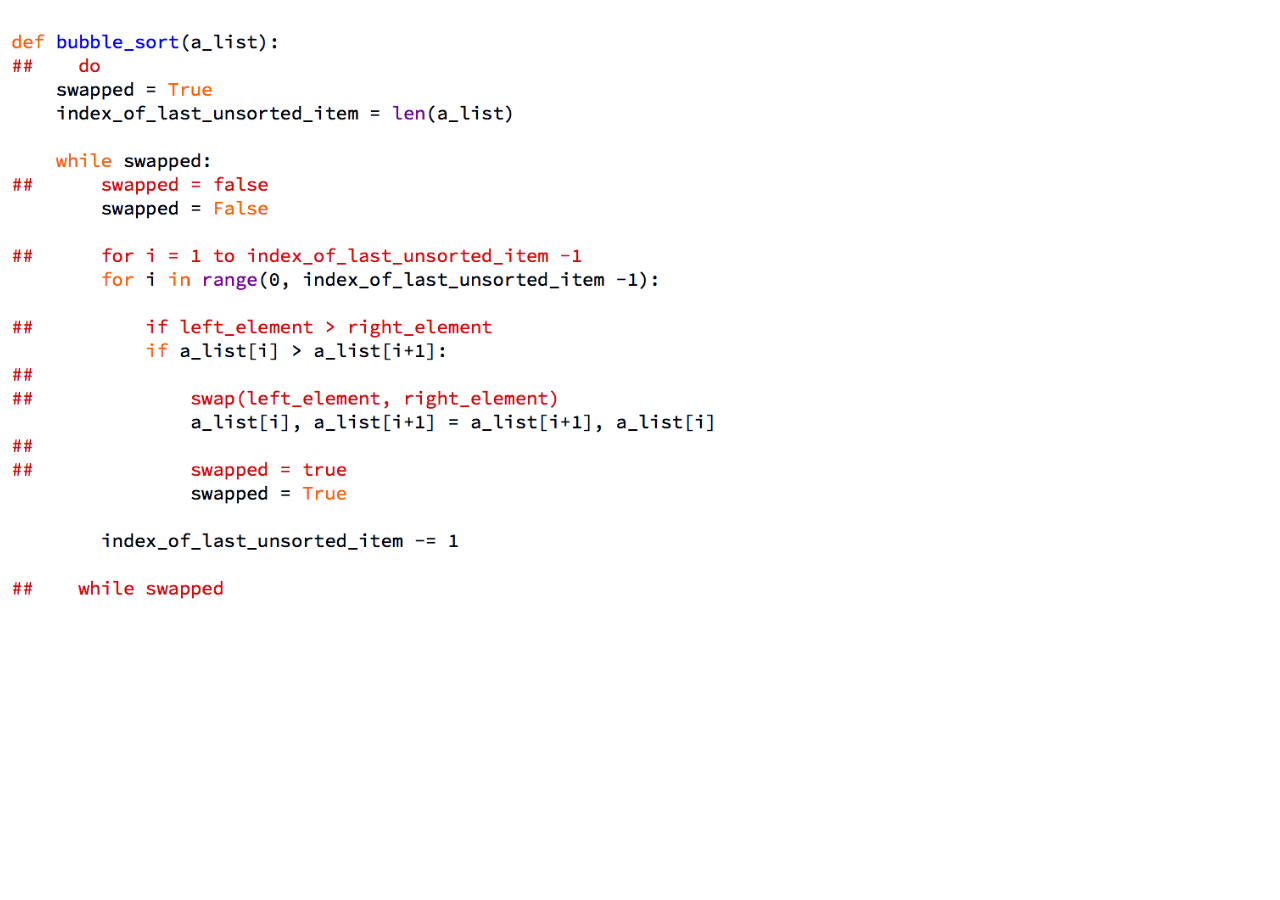
<file: unit-3-algorithms/Bubble Sort Solution.html>
﻿<!DOCTYPE html>
<html><head>
</head>
<body style="font-family: verdana, sans-serif;">
<p><img src="Screen%20Shot%202022-03-24%20at%2012.29.32%20PM.png" alt="" title="" width="743" height="593"></p>
</body></html>
</file>
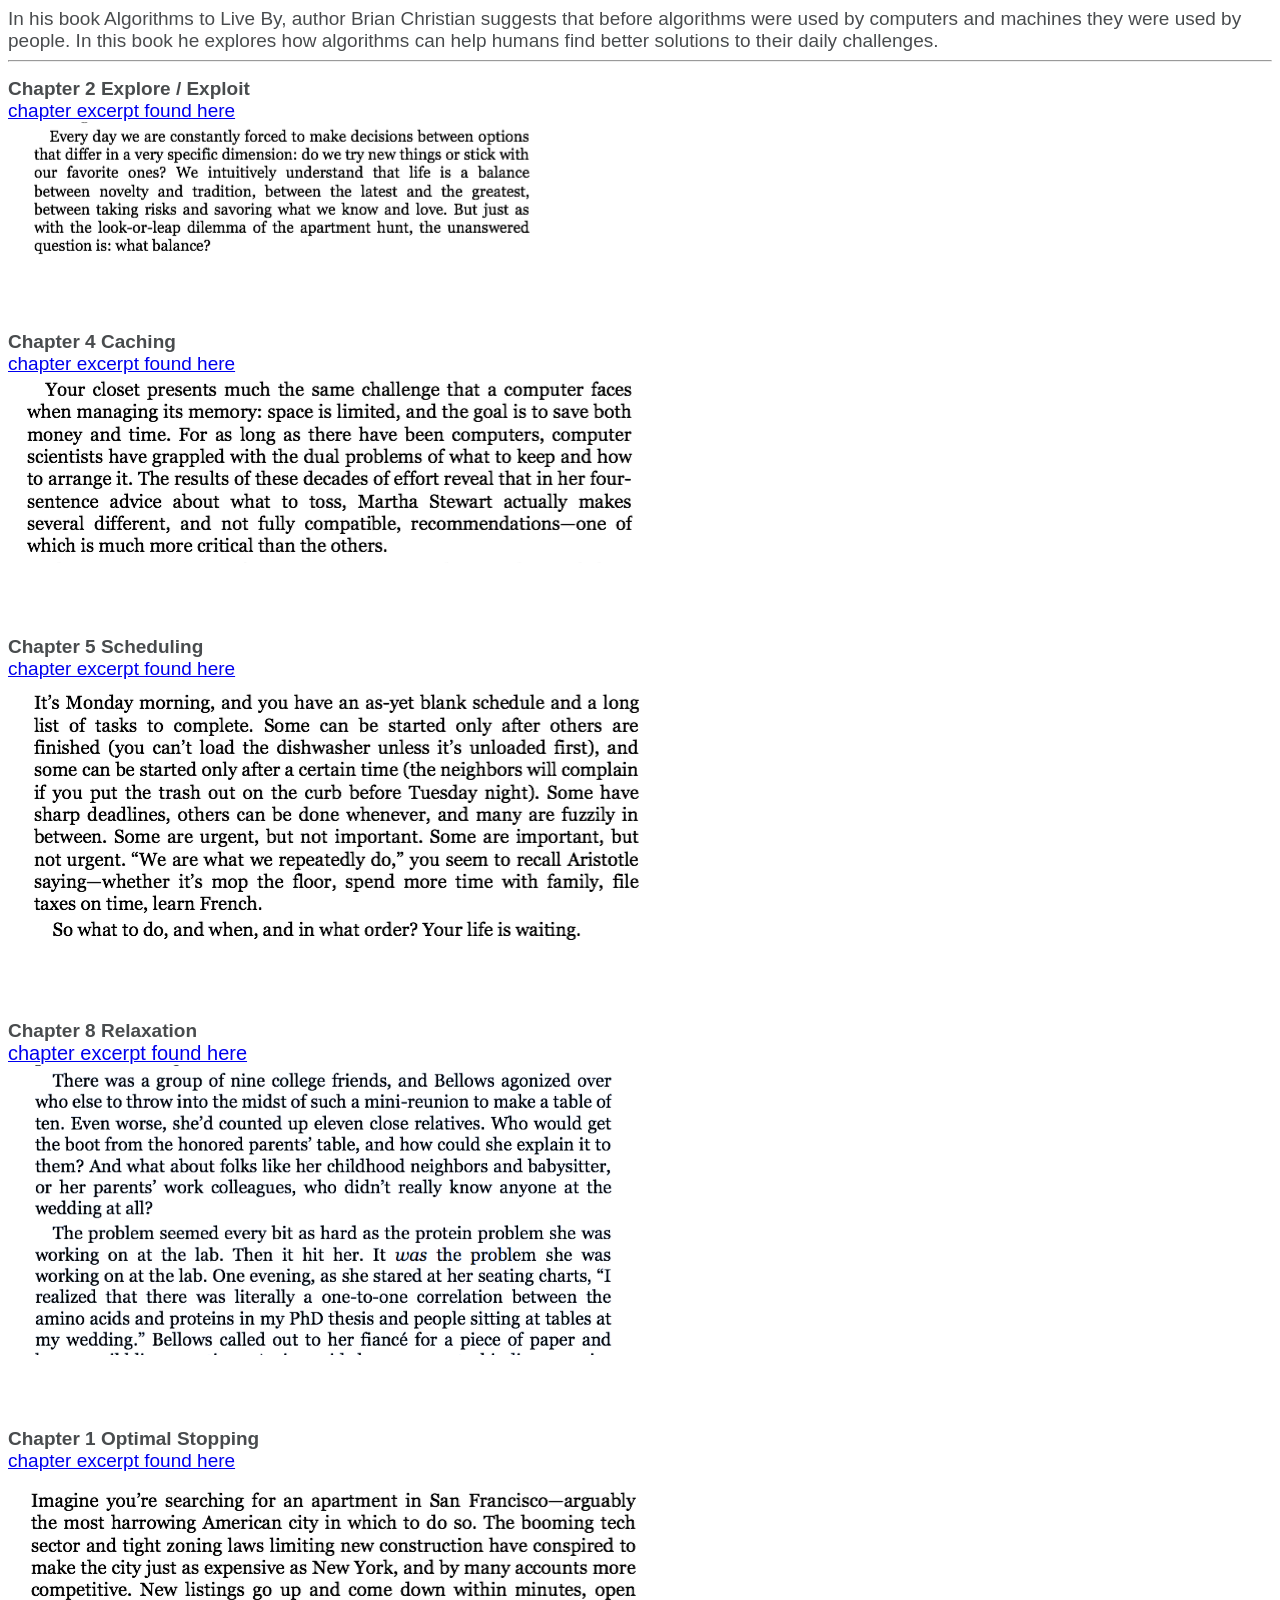
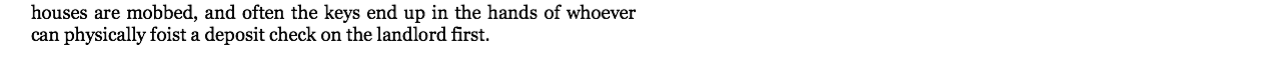
<file: unit-3-algorithms/Chapters & Algorithms.html>
﻿<!DOCTYPE html>
<html><head>
</head>
<body style="font-family: Verdana;font-size: 12pt;color: #494c4e;">
<p style="margin: 0cm 0cm 0.0001pt; font-size: 12pt; font-family: Calibri, sans-serif;"><span style="font-size: 19px; font-family: arial, helvetica, sans-serif;">In his book Algorithms to Live By, author Brian Christian suggests that before algorithms were used by computers and machines they were used by people. In this book he explores how algorithms can help humans find better solutions to their daily challenges.</span></p>
<p style="margin: 0cm 0cm 0.0001pt; font-size: 12pt; font-family: Calibri, sans-serif;"><span style="font-size: 19px; font-family: arial, helvetica, sans-serif;"></span></p>
<hr>
<p></p>
<p style="margin: 0cm 0cm 0.0001pt; font-size: 12pt; font-family: Calibri, sans-serif;"><span style="font-size: 19px; font-family: arial, helvetica, sans-serif;"><strong>Chapter 2 Explore / Exploit</strong></span></p>
<p style="margin: 0cm 0cm 0.0001pt; font-size: 12pt; font-family: Calibri, sans-serif;"><span style="font-size: 19px; font-family: arial, helvetica, sans-serif;"><a href="Win-Stay%20Lose-Shift.pdf" target="_blank" rel="noopener">chapter excerpt found here</a></span></p>
<p style="margin: 0cm 0cm 0.0001pt; font-size: 12pt; font-family: Calibri, sans-serif;"><span style="font-size: 19px; font-family: arial, helvetica, sans-serif;"><img src="Screen%20Shot%202022-01-16%20at%203.34.52%20PM.png" alt="undefined" title="undefined" data-d2l-editor-default-img-style="true" style="max-width: 100%;"></span></p>
<p style="margin: 0cm 0cm 0.0001pt; font-size: 12pt; font-family: Calibri, sans-serif;"><span style="font-size: 19px; font-family: arial, helvetica, sans-serif;"></span></p>
<p style="margin: 0cm 0cm 0.0001pt; font-size: 12pt; font-family: Calibri, sans-serif;"><span style="font-size: 19px; font-family: arial, helvetica, sans-serif;"></span></p>
<p style="margin: 0cm 0cm 0.0001pt; font-size: 12pt; font-family: Calibri, sans-serif;"><span style="font-size: 19px; font-family: arial, helvetica, sans-serif;"></span></p>
<p><br><br></p>
<p style="margin: 0cm 0cm 0.0001pt; font-size: 12pt; font-family: Calibri, sans-serif;"><strong><span style="font-size: 19px; font-family: arial, helvetica, sans-serif;">Chapter 4 Caching</span></strong></p>
<p style="margin: 0cm 0cm 0.0001pt; font-size: 12pt; font-family: Calibri, sans-serif;"><span style="font-size: 19px; font-family: arial, helvetica, sans-serif;"><a href="Caching.pdf" target="_blank" rel="noopener">chapter excerpt found here</a></span></p>
<p style="margin: 0cm 0cm 0.0001pt; font-size: 12pt; font-family: Calibri, sans-serif;"><span style="font-size: 19px; font-family: arial, helvetica, sans-serif;"><img src="Screen%20Shot%202022-01-16%20at%203.37.55%20PM.png" alt="undefined" title="undefined" data-d2l-editor-default-img-style="true" style="max-width: 100%;"></span></p>
<p style="margin: 0cm 0cm 0.0001pt; font-size: 12pt; font-family: Calibri, sans-serif;"><span style="font-size: 19px; font-family: arial, helvetica, sans-serif;"></span></p>
<p style="margin: 0cm 0cm 0.0001pt; font-size: 12pt; font-family: Calibri, sans-serif;"><span style="font-size: 19px; font-family: arial, helvetica, sans-serif;"></span></p>
<p style="margin: 0cm 0cm 0.0001pt; font-size: 12pt; font-family: Calibri, sans-serif;"><span style="font-size: 19px; font-family: arial, helvetica, sans-serif;"></span></p>
<p><br><br></p>
<p style="margin: 0cm 0cm 0.0001pt; font-size: 12pt; font-family: Calibri, sans-serif;"><span style="font-size: 19px; font-family: arial, helvetica, sans-serif;"><strong>Chapter 5 Scheduling</strong></span></p>
<p style="margin: 0cm 0cm 0.0001pt; font-size: 12pt; font-family: Calibri, sans-serif;"><span style="font-size: 19px; font-family: arial, helvetica, sans-serif;"><a href="Scheduling.pdf" target="_blank" rel="noopener">chapter excerpt found here</a></span></p>
<p style="margin: 0cm 0cm 0.0001pt; font-size: 12pt; font-family: Calibri, sans-serif;"><span style="font-size: 19px; font-family: arial, helvetica, sans-serif;"><img src="Screen%20Shot%202022-01-16%20at%203.39.45%20PM.png" alt="undefined" title="undefined" data-d2l-editor-default-img-style="true" style="max-width: 100%;"></span></p>
<p><br><br></p>
<p style="margin: 0cm 0cm 0.0001pt; font-size: 12pt; font-family: Calibri, sans-serif;"><span style="font-size: 19px; font-family: arial, helvetica, sans-serif;"></span></p>
<p style="margin: 0cm 0cm 0.0001pt; font-size: 12pt; font-family: Calibri, sans-serif;"><span style="font-size: 19px; font-family: arial, helvetica, sans-serif;"><strong>Chapter 8 Relaxation</strong></span></p>
<p style="margin: 0cm 0cm 0.0001pt; font-size: 12pt; font-family: Calibri, sans-serif;"><a href="Relaxation.pdf" target="_blank" rel="noopener"><span style="font-family: arial, helvetica, sans-serif; font-size: 20px;">chapter excerpt found here</span></a></p>
<p style="margin: 0cm 0cm 0.0001pt; font-size: 12pt; font-family: Calibri, sans-serif;"></p>
<p style="margin: 0cm 0cm 0.0001pt; font-size: 12pt; font-family: Calibri, sans-serif;"><span style="font-size: 19px; font-family: arial, helvetica, sans-serif;"><img src="Screen%20Shot%202022-03-25%20at%2011.55.53%20AM.png" alt="" title="" width="629" height="290"></span></p>
<p style="margin: 0cm 0cm 0.0001pt; font-size: 12pt; font-family: Calibri, sans-serif;"><span style="font-size: 19px; font-family: arial, helvetica, sans-serif;"></span></p>
<p><br><br></p>
<p style="margin: 0cm 0cm 0.0001pt; font-size: 12pt; font-family: Calibri, sans-serif;"><span style="font-size: 19px; font-family: arial, helvetica, sans-serif;"><strong>Chapter 1 Optimal Stopping</strong></span></p>
<p style="margin: 0cm 0cm 0.0001pt; font-size: 12pt; font-family: Calibri, sans-serif;"><span style="font-size: 19px; font-family: arial, helvetica, sans-serif;"><a href="Optimal%20Stopping.pdf" target="_blank" rel="noopener">chapter excerpt found here</a></span></p>
<p style="margin: 0cm 0cm 0.0001pt; font-size: 12pt; font-family: Calibri, sans-serif;"><span style="font-size: 19px; font-family: arial, helvetica, sans-serif;"><img src="Screen%20Shot%202022-01-16%20at%203.40.29%20PM.png" alt="undefined" title="undefined" data-d2l-editor-default-img-style="true" style="max-width: 100%;"></span></p>
</body></html>
</file>
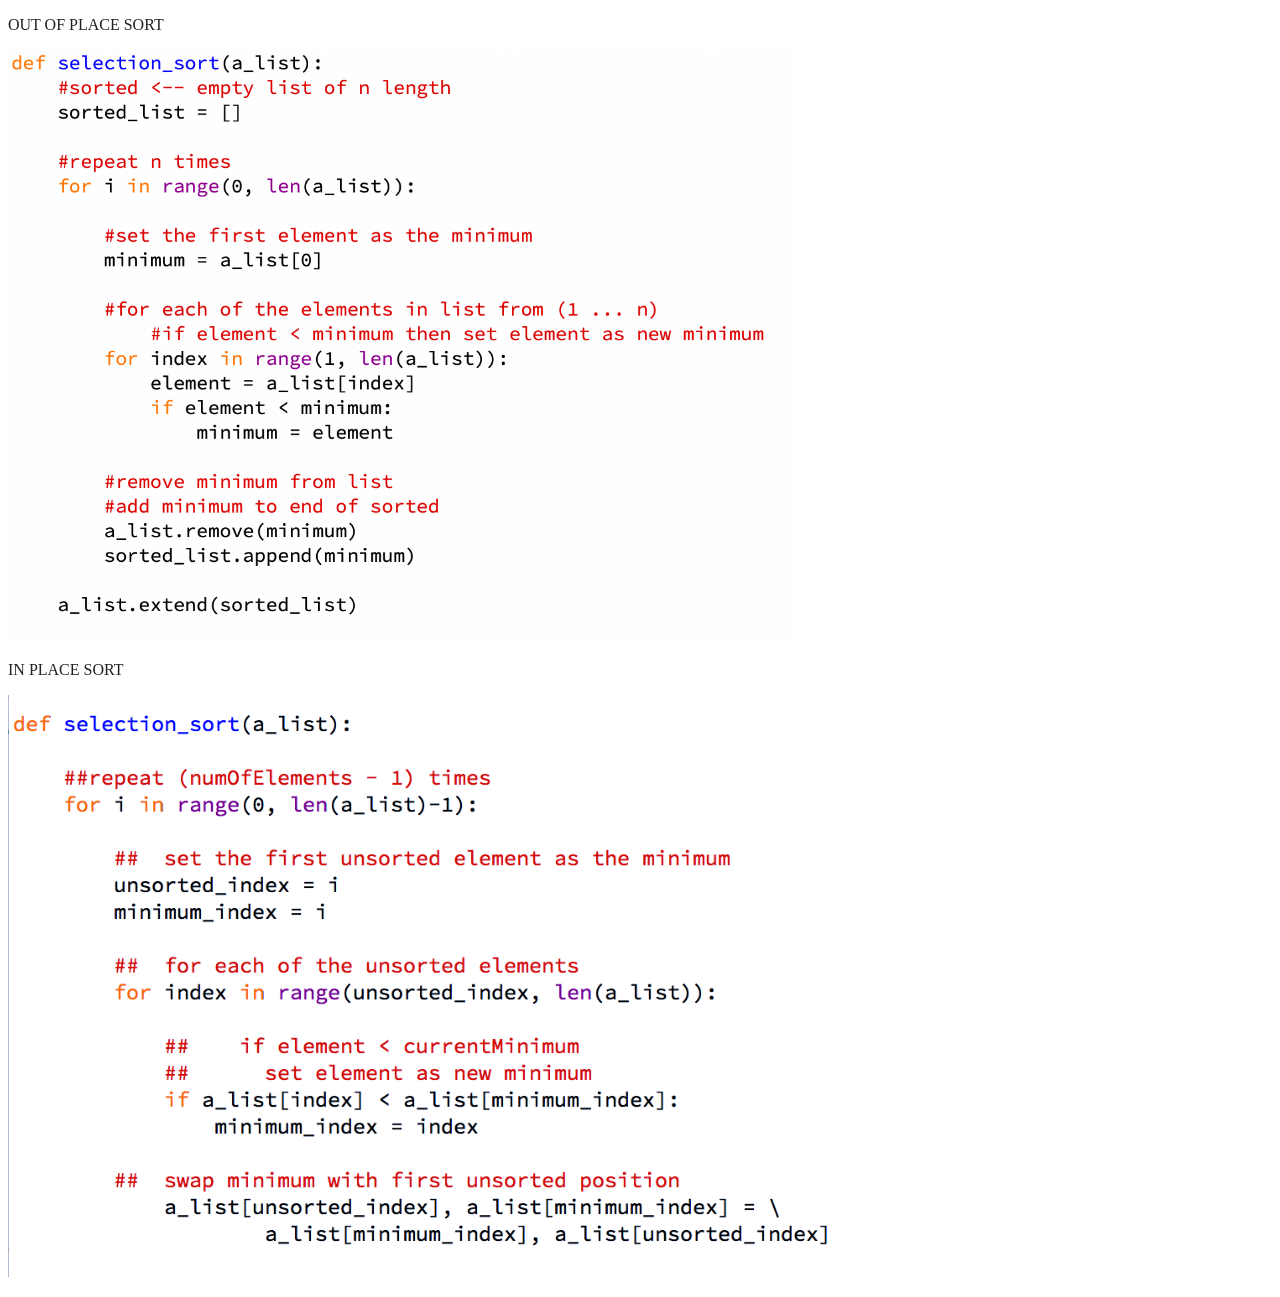
<file: unit-3-algorithms/selection_sort solutions.html>
﻿<!DOCTYPE html>
<html><head>
</head><body style="font-family: Verdana;font-size: 12pt;color: #202122;"><p>OUT OF PLACE SORT</p>
<p><img src="Screenshot%202025-03-27%20at%2011.57.57%E2%80%AFAM.png" alt="" title="" width="788" height="591"></p>
<p>IN PLACE SORT</p>
<p><img src="Screen%20Shot%202022-10-20%20at%2012.29.03%20PM.png" alt="" title="" width="933" height="582"></p></body></html>
</file>
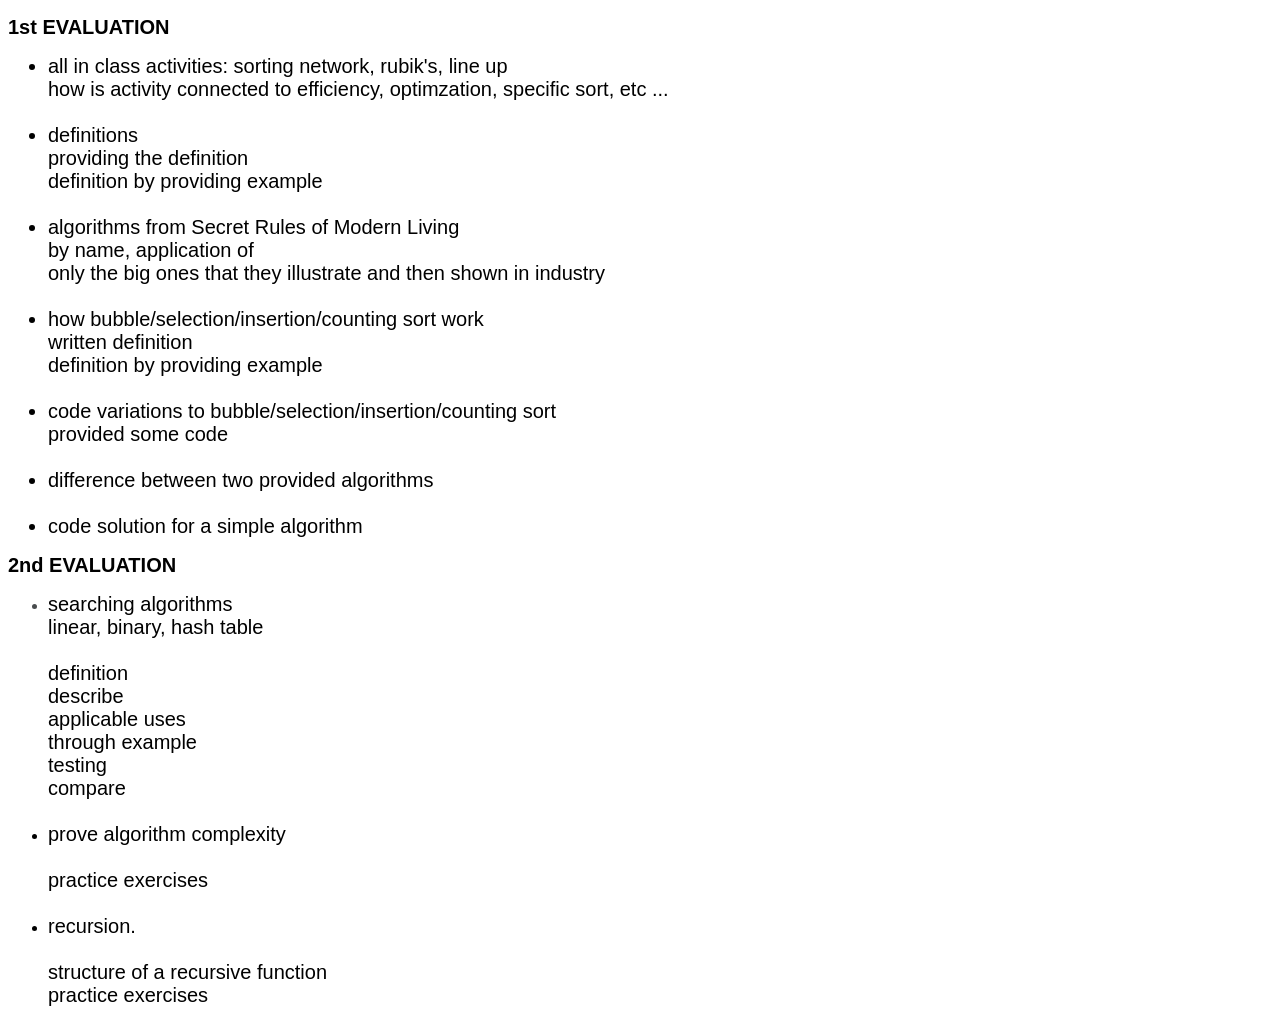
<file: unit-3-algorithms/Study Guide.html>
<!DOCTYPE html>
<html><head>
</head><body style="font-family: Verdana;font-size: 12pt;color: #494c4e;"><p><span style="font-family: arial, helvetica, sans-serif; color: #000000;"><strong><span style="font-size: 20px;">1st EVALUATION</span></strong></span></p>
<ul>
<li style="font-size: 20px; font-family: arial, helvetica, sans-serif; color: #000000;"><span style="font-family: arial, helvetica, sans-serif; font-size: 20px; color: #000000;">all in class activities: sorting network, rubik's, line up<br>how is activity connected to efficiency, optimzation, specific sort, etc ...<br><br></span></li>
<li style="font-size: 20px; font-family: arial, helvetica, sans-serif; color: #000000;"><span style="font-family: arial, helvetica, sans-serif; font-size: 20px; color: #000000;">definitions<br>providing the definition<br>definition by providing example<br><br></span></li>
<li style="font-size: 20px; font-family: arial, helvetica, sans-serif; color: #000000;"><span style="font-size: 20px; font-family: arial, helvetica, sans-serif; color: #000000;">algorithms from Secret Rules of Modern Living<br>by name, application of<br>only the big ones that they illustrate and then shown in industry<br><br></span></li>
<li style="font-size: 20px; font-family: arial, helvetica, sans-serif; color: #000000;"><span style="font-family: arial, helvetica, sans-serif; font-size: 20px; color: #000000;">how bubble/selection/insertion/counting sort work<br>written definition<br>definition by providing example<br><br></span></li>
<li style="font-size: 20px; font-family: arial, helvetica, sans-serif; color: #000000;"><span style="font-family: arial, helvetica, sans-serif; font-size: 20px; color: #000000;">code variations to bubble/selection/insertion/counting sort<br>provided some code<br><br></span></li>
<li style="font-size: 20px; font-family: arial, helvetica, sans-serif; color: #000000;"><span style="font-family: arial, helvetica, sans-serif; color: #000000;"><span style="font-size: 20px;">difference between two provided algorithms<br></span><span style="font-size: 20px;"><br></span></span></li>
<li style="font-size: 20px; font-family: arial, helvetica, sans-serif; color: #000000;"><span style="font-size: 20px; font-family: arial, helvetica, sans-serif; color: #000000;">code solution for a simple algorithm</span></li>
</ul>
<p><span style="font-family: arial, helvetica, sans-serif; color: #000000;"><span style="font-size: 20px;"><strong></strong></span></span></p>
<p><span style="font-family: arial, helvetica, sans-serif; font-size: 20px; color: #000000;"><strong>2nd EVALUATION<br></strong></span></p>
<ul>
<li><span style="font-family: arial, helvetica, sans-serif; font-size: 20px; color: #000000;">searching algorithms<br>linear, binary, hash table<br><br>definition<br>describe<br>applicable uses<br>through example<br>testing<br>compare<br></span><span style="font-family: arial, helvetica, sans-serif; color: #000000;"><span style="font-size: 20px;"><br></span></span></li>
<li style="font-family: arial, helvetica, sans-serif; color: #000000;"><span style="font-family: arial, helvetica, sans-serif; color: #000000;"><span style="font-size: 20px;">prove algorithm complexity<br></span><span style="font-size: 20px;"><br>practice exercises<br><br></span></span></li>
<li style="font-family: arial, helvetica, sans-serif; color: #000000;"><span style="font-family: arial, helvetica, sans-serif; font-size: 20px;"><span style="color: #000000;">recursion. <br><br>structure of a recursive function<br>practice exercises<br></span><span style="color: #000000;"></span></span></li>
</ul></body></html>
</file>
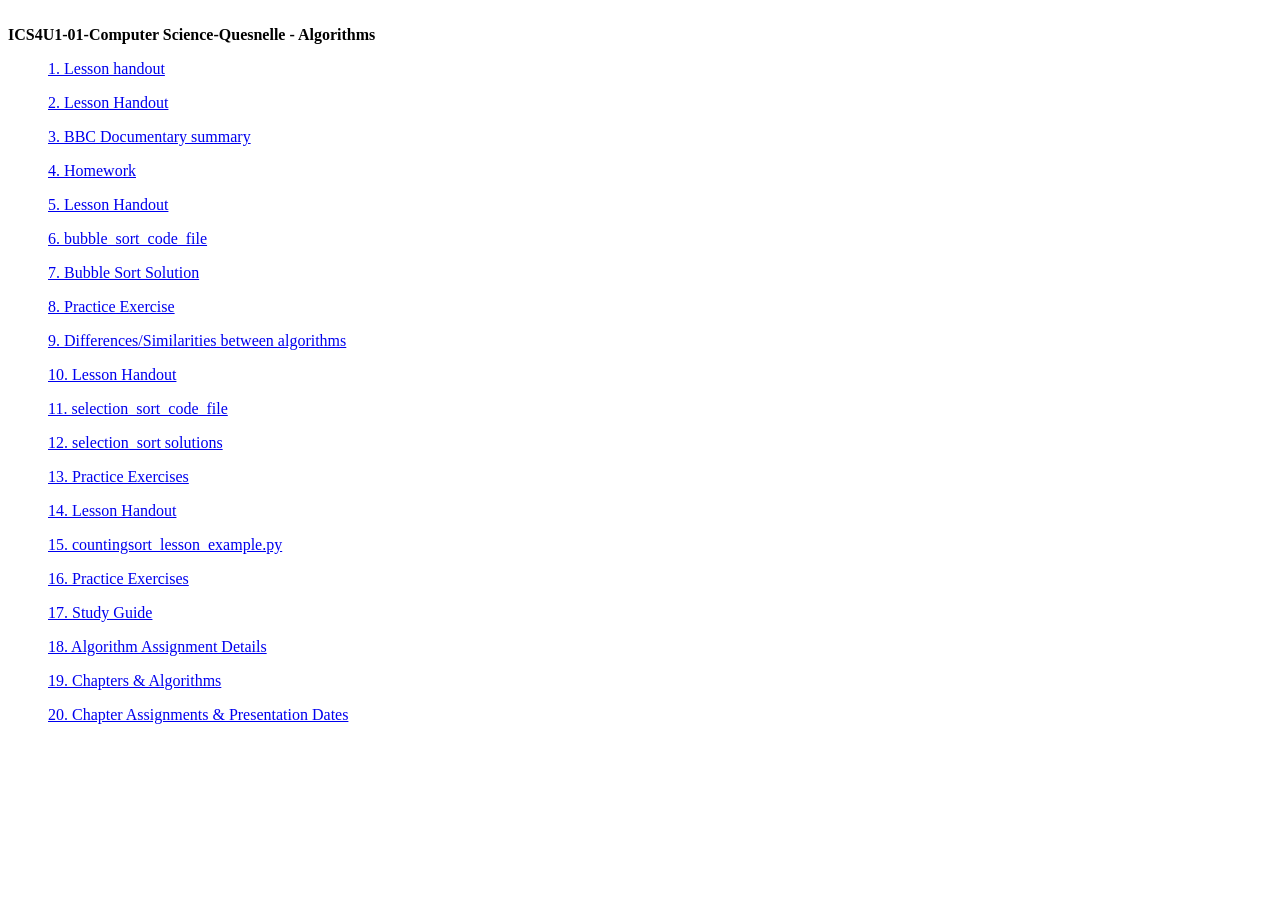
<file: unit-3-algorithms/Table of Contents.html>
<html><head><meta http-equiv="&#39;Content-Type&#39;" content="&#39;text/html;charset=utf-8&#39;" /><title>ICS4U1-01-Computer Science-Quesnelle - Algorithms</title></head><body><table cellpadding=0 cellspacing=0 border=0 width=100%><tr><td colspan=3>&nbsp;</td></tr><tr><td valign="top" width="100%"><font class="title"><strong>ICS4U1-01-Computer Science-Quesnelle - Algorithms</strong></font><br><p class='d2l' style=' margin-left: 40px'><a target="_blank" href="12U Algo F2024.pdf" />1. Lesson handout</a></p><p class='d2l' style=' margin-left: 40px'><a target="_blank" href="Day 2 - Algo Language.pdf" />2. Lesson Handout</a></p><p class='d2l' style=' margin-left: 40px'><a target="_blank" href="Day 3 - Secret Lives Algorithms takup Mar2025.pdf" />3. BBC Documentary summary</a></p><p class='d2l' style=' margin-left: 40px'><a target="_blank" href="Homework.html" />4. Homework</a></p><p class='d2l' style=' margin-left: 40px'><a target="_blank" href="Day 4 - Lesson Bubble Sort Handout Fall 2024.pdf" />5. Lesson Handout</a></p><p class='d2l' style=' margin-left: 40px'><a target="_blank" href="Day 4 - Bubble Algo to Code algorithm only.py" />6. bubble_sort_code_file</a></p><p class='d2l' style=' margin-left: 40px'><a target="_blank" href="Bubble Sort Solution.html" />7. Bubble Sort Solution</a></p><p class='d2l' style=' margin-left: 40px'><a target="_blank" href="Bubble Sort Algorithm.html" />8. Practice Exercise</a></p><p class='d2l' style=' margin-left: 40px'><a target="_blank" href="Day 5 - differences between algorithms.pdf" />9. Differences/Similarities between algorithms</a></p><p class='d2l' style=' margin-left: 40px'><a target="_blank" href="Day 5 - Lesson SelectionSort Handoutv2.pdf" />10. Lesson Handout</a></p><p class='d2l' style=' margin-left: 40px'><a target="_blank" href="Day 5 - Selection Algo to Code algorithm only.py" />11. selection_sort_code_file</a></p><p class='d2l' style=' margin-left: 40px'><a target="_blank" href="selection_sort solutions.html" />12. selection_sort solutions</a></p><p class='d2l' style=' margin-left: 40px'><a target="_blank" href="Content/page_551.html" />13. Practice Exercises</a></p><p class='d2l' style=' margin-left: 40px'><a target="_blank" href="Day 6 - Counting Sort Lesson 2025.pdf" />14. Lesson Handout</a></p><p class='d2l' style=' margin-left: 40px'><a target="_blank" href="Day 6 - countingSortLesson.py" />15. countingsort_lesson_example.py</a></p><p class='d2l' style=' margin-left: 40px'><a target="_blank" href="Content/page_725.html" />16. Practice Exercises</a></p><p class='d2l' style=' margin-left: 40px'><a target="_blank" href="Study Guide.html" />17. Study Guide</a></p><p class='d2l' style=' margin-left: 40px'><a target="_blank" href="Algorithm Assignment details F2026.pdf" />18. Algorithm Assignment Details</a></p><p class='d2l' style=' margin-left: 40px'><a target="_blank" href="Chapters &amp; Algorithms.html" />19. Chapters &amp; Algorithms</a></p><p class='d2l' style=' margin-left: 40px'><a target="_blank" href="Chapter Assignments.html" />20. Chapter Assignments &amp; Presentation Dates</a></p></td></tr></table></body></html>
</file>
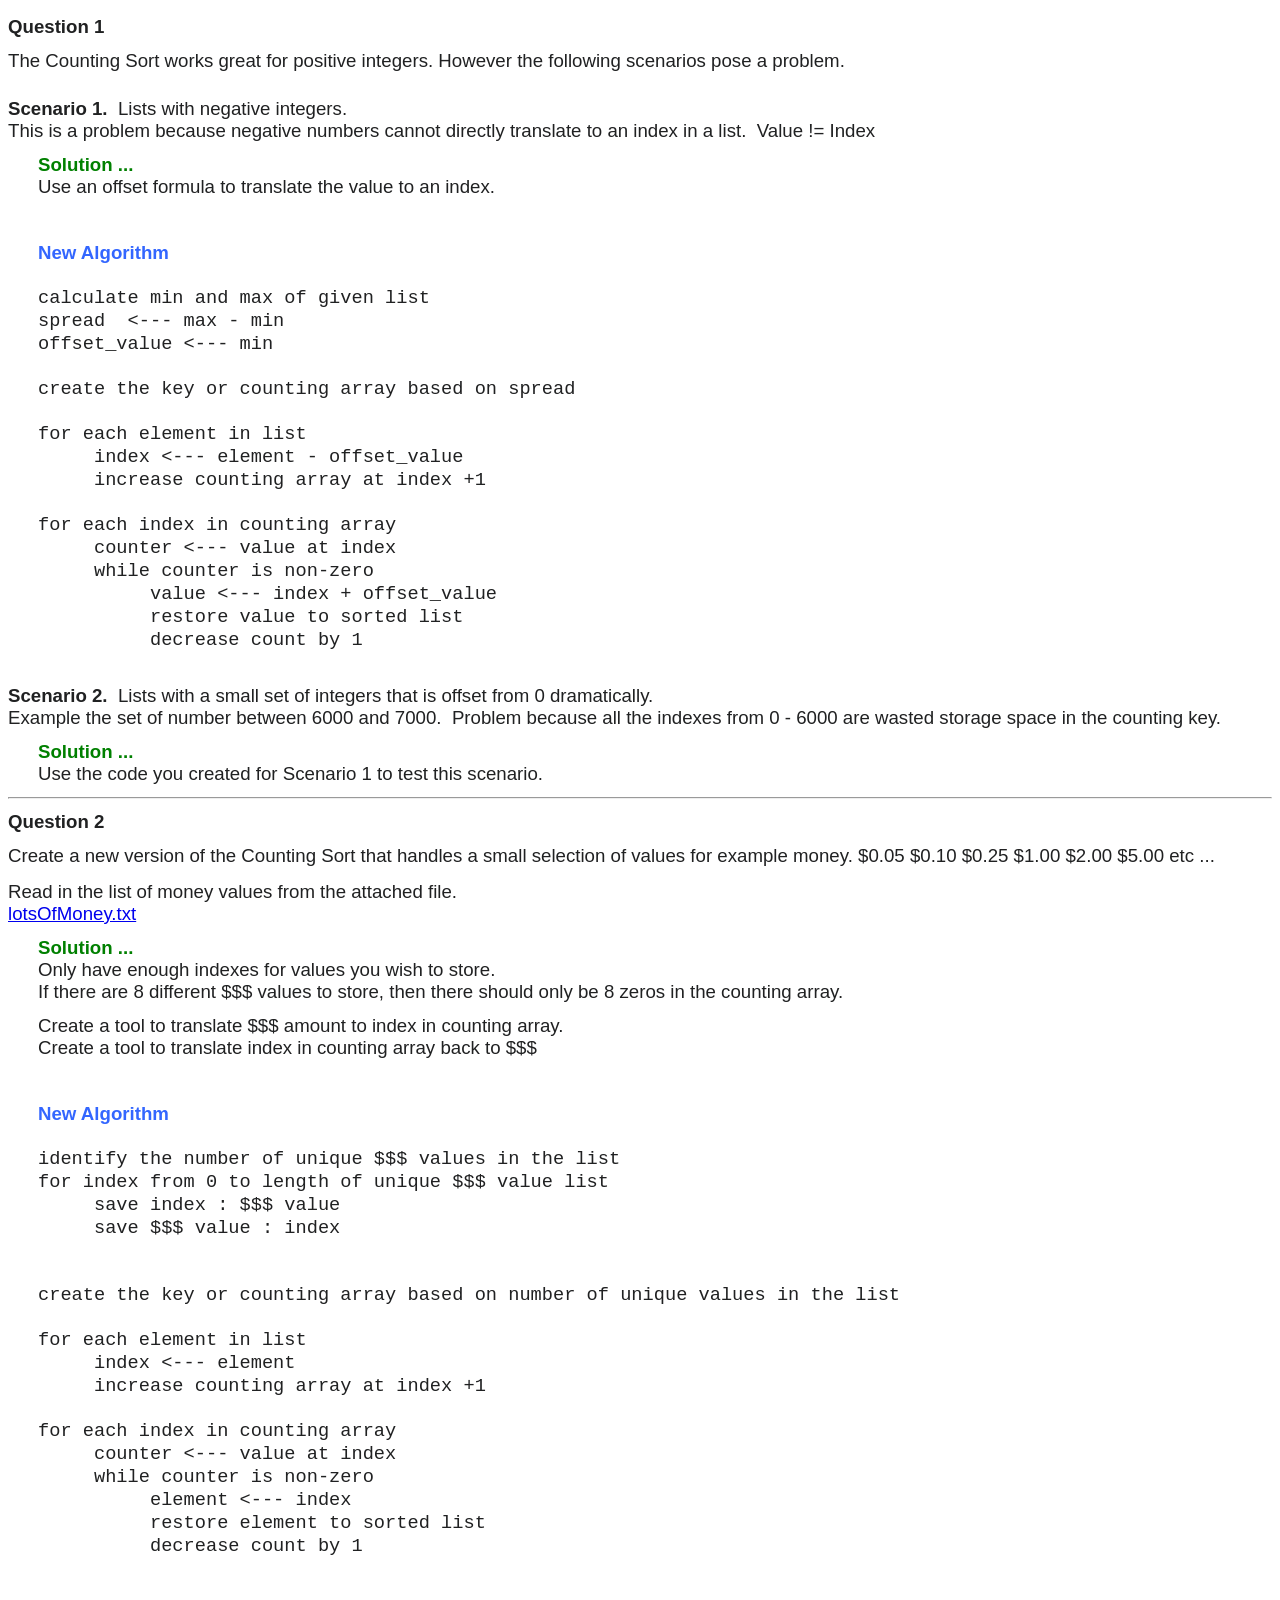
<file: unit-3-algorithms/Content/page_725.html>
﻿<!DOCTYPE html>
<html><head><link rel="stylesheet" href="https://s.brightspace.com/lib/fonts/0.6.1/fonts.css"></head><body style="color: rgb(32, 33, 34); font-family: Lato, sans-serif; font-size: 12px;"><h4></h4>
<p><span style="font-family: arial, helvetica, sans-serif; font-size: 14pt;"><b>Question 1</b></span></p>
<p><span style="font-family: arial, helvetica, sans-serif; font-size: 14pt;">The Counting Sort works great for positive integers. However the following scenarios pose a problem.</span><br><br></p>
<p><span style="font-family: arial, helvetica, sans-serif; font-size: 14pt;"><b>Scenario 1.&nbsp;&nbsp;</b>Lists with negative integers. </span><br><span style="font-family: arial, helvetica, sans-serif; font-size: 14pt;">This is a problem because negative numbers cannot directly translate to an index in a list.&nbsp; Value != Index</span></p>
<p></p>
<pre style="padding-left: 30px;"><strong><span style="font-family: arial, helvetica, sans-serif; font-size: 14pt; color: #008000;">Solution ...</span></strong><br><span style="font-family: arial, helvetica, sans-serif; font-size: 14pt;">Use an offset formula to translate the value to an index.</span><br><span style="font-family: arial, helvetica, sans-serif; font-size: 14pt;"><span style="color: #3366ff;"><strong>
<br>New Algorithm</strong></span><br><br><span style="font-family: 'courier new', courier, sans-serif;">calculate min and max of given list</span><br><span style="font-family: 'courier new', courier, sans-serif;">spread  &lt;--- max - min</span><br><span style="font-family: 'courier new', courier, sans-serif;">offset_value &lt;--- min</span><br><br><span style="font-family: 'courier new', courier, sans-serif;">create the key or counting array based on spread</span><br><br><span style="font-family: 'courier new', courier, sans-serif;">for each element in list</span><br><span style="font-family: 'courier new', courier, sans-serif;">     index &lt;--- element - offset_value</span><br><span style="font-family: 'courier new', courier, sans-serif;">     increase counting array at index +1</span><br><br><span style="font-family: 'courier new', courier, sans-serif;">for each index in counting array</span><br><span style="font-family: 'courier new', courier, sans-serif;">     counter &lt;--- value at index</span><br><span style="font-family: 'courier new', courier, sans-serif;">     while counter is non-zero</span><br><span style="font-family: 'courier new', courier, sans-serif;">          value &lt;--- index + offset_value</span><br><span style="font-family: 'courier new', courier, sans-serif;">          restore value to sorted list</span><br><span style="font-family: 'courier new', courier, sans-serif;">          decrease count by 1</span>

</span></pre>
<p></p>
<p><span style="font-family: arial, helvetica, sans-serif; font-size: 14pt;"><b>Scenario 2.&nbsp; </b>Lists with a small set of integers that is offset from 0 dramatically. </span><br><span style="font-family: arial, helvetica, sans-serif; font-size: 14pt;">Example the set of number between 6000 and 7000.&nbsp; Problem because all the indexes from 0 - 6000 are wasted storage space in the counting key.</span></p>
<p></p>
<pre style="padding-left: 30px;"><span style="color: #008000;"><strong><span style="font-family: arial, helvetica, sans-serif; font-size: 14pt;">Solution ...</span></strong></span><br><span style="font-family: arial, helvetica, sans-serif; font-size: 14pt;">Use the code you created for Scenario 1 to test this scenario.</span></pre>
<p></p>
<hr>
<p><span style="font-family: arial, helvetica, sans-serif; font-size: 14pt;"><b>Question 2</b></span></p>
<p></p>
<p><span style="font-family: arial, helvetica, sans-serif; font-size: 14pt;">Create a new version of the Counting Sort that handles a small selection of values for example money. $0.05 $0.10 $0.25 $1.00 $2.00 $5.00 etc ...</span><br><br><span style="font-family: arial, helvetica, sans-serif; font-size: 14pt;">Read in the list of money values from the attached file.</span><br><span style="font-family: arial, helvetica, sans-serif; font-size: 14pt;"><a href="lotsOfMoney.txt">lotsOfMoney.txt</a></span></p>
<p></p>
<pre style="padding-left: 30px;"><span style="color: #008000;"><strong><span style="font-family: arial, helvetica, sans-serif; font-size: 14pt;">Solution ...</span></strong></span><br><span style="font-family: arial, helvetica, sans-serif; font-size: 14pt;"><span style="font-family: arial, helvetica, sans-serif;">Only have enough indexes for values you wish to store.<br>If there are 8 different $$$ values to store, then there should only be 8 zeros in the counting array.</span></span><span style="font-family: arial, helvetica, sans-serif; font-size: 14pt;"><span style="font-family: arial, helvetica, sans-serif;"></span></span></pre>
<pre style="padding-left: 30px;"><span style="font-family: arial, helvetica, sans-serif; font-size: 14pt;"><span style="font-family: arial, helvetica, sans-serif;">Create a tool to translate $$$ amount to index in counting array.<br>Create a tool to translate index in counting array back to $$$<br><br></span></span><span style="font-family: arial, helvetica, sans-serif; font-size: 14pt;"><span style="font-family: arial, helvetica, sans-serif;"><br></span><span style="color: #3366ff;"><strong>New Algorithm</strong></span><span style="font-family: arial, helvetica, sans-serif;"><br><br></span><span style="font-family: courier new, courier, sans-serif;">identify the number of unique $$$ values in the list<br></span><span style="font-family: arial, helvetica, sans-serif;"><span style="font-family: 'courier new', courier, sans-serif;">for index from 0 to length of unique $$$ value list</span><br><span style="font-family: 'courier new', courier, sans-serif;">     save index : $$$ value </span><br><span style="font-family: 'courier new', courier, sans-serif;">     save $$$ value : index</span><br><br><br></span><span style="font-family: 'courier new', courier, sans-serif;">create the key or counting array based on number of unique values in the list</span><span style="font-family: arial, helvetica, sans-serif;"><br><br></span><span style="font-family: 'courier new', courier, sans-serif;">for each element in list</span><span style="font-family: arial, helvetica, sans-serif;"><br></span><span style="font-family: 'courier new', courier, sans-serif;">     index &lt;--- element</span><span style="font-family: arial, helvetica, sans-serif;"><br></span><span style="font-family: 'courier new', courier, sans-serif;">     increase counting array at index +1</span><span style="font-family: arial, helvetica, sans-serif;"><br><br></span><span style="font-family: 'courier new', courier, sans-serif;">for each index in counting array</span><span style="font-family: arial, helvetica, sans-serif;"><br></span><span style="font-family: 'courier new', courier, sans-serif;">     counter &lt;--- value at index</span><span style="font-family: arial, helvetica, sans-serif;"><br></span><span style="font-family: 'courier new', courier, sans-serif;">     while counter is non-zero</span><span style="font-family: arial, helvetica, sans-serif;"><br></span><span style="font-family: 'courier new', courier, sans-serif;">          element &lt;--- index</span><span style="font-family: arial, helvetica, sans-serif;"><br></span><span style="font-family: 'courier new', courier, sans-serif;">          restore element to sorted list</span><span style="font-family: arial, helvetica, sans-serif;"><br></span><span style="font-family: 'courier new', courier, sans-serif;">          decrease count by 1</span><span style="font-family: arial, helvetica, sans-serif;"><br></span></span></pre>
<pre></pre>
<pre></pre>
<pre style="padding-left: 30px;"><span style="font-family: arial, helvetica, sans-serif; font-size: 14pt;"></span><span style="font-family: arial, helvetica, sans-serif; font-size: 14pt;"></span></pre>
<p style="padding-left: 30px;"></p>
<p></p>
<p><br><br></p>
<p></p>
<p></p></body></html>
</file>
<file: docs/assets/style.css>
:root {
  --bg: #f7f9f8;
  --surface: #ffffff;
  --surface-2: #eaf0ee;
  --ink: #14232c;
  --ink-2: #56666f;
  --line: #dbe3e0;
  --glyco: #a96b00;  --glyco-soft: #fbf0d9;
  --link: #08766f;   --link-soft: #dcf1ee;
  --krebs: #a3256b;  --krebs-soft: #f9e5f0;
  --etc: #2a50bf;    --etc-soft: #e5ebfb;
  --proton: #c0362b; --proton-soft: #fbe6e3;
  --good: #1f7a45;   --good-soft: #e0f3e7;
  --bad: #b3261e;    --bad-soft: #fbe5e2;
  --accent: var(--etc); --accent-soft: var(--etc-soft);
  --display: "Bricolage Grotesque", system-ui, sans-serif;
  --body: "Literata", Georgia, serif;
  --r: 10px;
  --sidebar: 248px;
  color-scheme: light;
}
@media (prefers-color-scheme: dark) {
  :root:not([data-theme="light"]) {
    --bg: #0f1820; --surface: #16222d; --surface-2: #1c2a37; --ink: #e3e9ee; --ink-2: #9aaab6; --line: #253543;
    --glyco: #f2b24a; --glyco-soft: #33280f; --link: #4fcfc3; --link-soft: #0f312e;
    --krebs: #ee76ae; --krebs-soft: #381a2a; --etc: #8aa6ff; --etc-soft: #1a274d;
    --proton: #ff8476; --proton-soft: #3d1b18; --good: #5fd08f; --good-soft: #13301f; --bad: #ff8a80; --bad-soft: #3d1a17;
    color-scheme: dark;
  }
}
:root[data-theme="dark"] {
  --bg: #0f1820; --surface: #16222d; --surface-2: #1c2a37; --ink: #e3e9ee; --ink-2: #9aaab6; --line: #253543;
  --glyco: #f2b24a; --glyco-soft: #33280f; --link: #4fcfc3; --link-soft: #0f312e;
  --krebs: #ee76ae; --krebs-soft: #381a2a; --etc: #8aa6ff; --etc-soft: #1a274d;
  --proton: #ff8476; --proton-soft: #3d1b18; --good: #5fd08f; --good-soft: #13301f; --bad: #ff8a80; --bad-soft: #3d1a17;
  color-scheme: dark;
}

[data-stage="intro"] { --accent: var(--ink-2); --accent-soft: var(--surface-2); }
[data-stage="glyco"] { --accent: var(--glyco); --accent-soft: var(--glyco-soft); }
[data-stage="link"]  { --accent: var(--link);  --accent-soft: var(--link-soft); }
[data-stage="krebs"] { --accent: var(--krebs); --accent-soft: var(--krebs-soft); }
[data-stage="etc"]   { --accent: var(--etc);   --accent-soft: var(--etc-soft); }
[data-stage="reg"]   { --accent: var(--proton); --accent-soft: var(--proton-soft); }
[data-stage="cat"]   { --accent: var(--link);  --accent-soft: var(--link-soft); }
[data-stage="ferm"]  { --accent: var(--glyco); --accent-soft: var(--glyco-soft); }

* { box-sizing: border-box; }
html { -webkit-text-size-adjust: 100%; }
body { margin: 0; background: var(--bg); color: var(--ink); font-family: var(--body); font-size: 17px; line-height: 1.7; }
a { color: var(--accent); text-underline-offset: 3px; text-decoration-thickness: 1px; }
button { font: inherit; color: inherit; }
:focus-visible { outline: 2px solid var(--etc); outline-offset: 2px; border-radius: 4px; }
img, svg { max-width: 100%; }
.skip { position: absolute; left: -999px; top: 8px; background: var(--surface); padding: 8px 12px; z-index: 50; }
.skip:focus { left: 8px; }

/* ---------- shell ---------- */
.topbar { display: none; }
.shell { display: grid; grid-template-columns: var(--sidebar) minmax(0, 1fr); min-height: 100vh; }
.sidebar {
  position: sticky; top: 0; height: 100vh; overflow-y: auto; padding: 32px 16px 20px;
  border-right: 1px solid var(--line); background: var(--bg); font-family: var(--display);
  display: flex; flex-direction: column; gap: 22px;
}
.brand { text-decoration: none; color: var(--ink); display: block; padding: 0 10px; }
.brand-course { display: block; font-size: 13px; color: var(--ink-2); }
.brand-title { display: block; font-size: 21px; font-weight: 750; line-height: 1.15; letter-spacing: -.02em; margin-top: 2px; }
.nav, .nav ul { list-style: none; margin: 0; padding: 0; }
.nav a { display: block; padding: 6px 10px; border-radius: 6px; color: var(--ink-2); text-decoration: none; font-size: 15px; line-height: 1.3; }
.nav a:hover { color: var(--ink); }
.nav a[aria-current="page"] { color: var(--ink); font-weight: 650; background: var(--surface-2); }
.nav-group { margin: 8px 0; }
.nav-label { display: block; padding: 6px 10px 4px; font-size: 12.5px; color: var(--ink-2); opacity: .8; }
#navLessons a { display: flex; gap: 10px; align-items: baseline; font-size: 14.5px; }
#navLessons .num { font-variant-numeric: tabular-nums; color: var(--accent); font-size: 12.5px; font-weight: 700; min-width: 28px; }
#navLessons .dot { display: none; }
.sidebar-foot { margin-top: auto; display: flex; justify-content: space-between; align-items: center; gap: 8px; padding: 0 8px; }
.theme-btn { border: 0; background: none; padding: 4px 0; cursor: pointer; font-family: var(--display); font-size: 13.5px; color: var(--ink-2); text-decoration: underline; text-underline-offset: 3px; }
.theme-btn:hover { color: var(--ink); }
.back-hub { font-size: 13.5px; color: var(--ink-2); }

main { min-width: 0; padding: 48px clamp(24px, 4vw, 64px) 96px; outline: none; }
#view { max-width: 1040px; }
main.has-rail { display: grid; grid-template-columns: minmax(0, 1040px) 236px; justify-content: center; gap: 0 clamp(32px, 4vw, 64px); }
main.has-rail #view { width: 100%; }

/* ---------- type ---------- */
h1, h2, h3, h4 { font-family: var(--display); line-height: 1.15; letter-spacing: -.015em; }
h1 { font-size: clamp(34px, 5vw, 52px); font-weight: 800; margin: 0 0 14px; letter-spacing: -.03em; }
h2 { font-size: clamp(24px, 3.2vw, 30px); font-weight: 750; margin: 56px 0 12px; }
h3 { font-size: 23px; font-weight: 700; margin: 2.4em 0 .5em; }
h4 { font-size: 18px; font-weight: 650; margin: 1.6em 0 .3em; }
p, ul, ol { margin: 0 0 1em; }
ul, ol { padding-left: 1.3em; }
li { margin-bottom: .3em; }
li > ul, li > ol { margin-top: .3em; }
.lede { font-size: 19px; color: var(--ink-2); max-width: 60ch; }
.muted { color: var(--ink-2); }
sub, sup { line-height: 0; }
.term { font-weight: 650; color: var(--ink); }
strong { font-weight: 650; }

/* ---------- lesson components ---------- */
.callout { padding: 12px 18px 8px; margin: 1.5em 0; border-radius: var(--r); background: var(--surface-2); }
.callout > :last-child { margin-bottom: .3em; }
.callout-title { font-family: var(--display); font-weight: 700; font-size: 14px; margin: 0 0 2px; color: var(--c, var(--ink-2)); }
.callout.teacher { --c: var(--krebs); background: var(--krebs-soft); }
.callout.key { --c: var(--etc); background: var(--etc-soft); }
.callout.tip { --c: var(--link); }
.callout.warn { --c: var(--proton); }
.eq { font-family: var(--display); font-size: 18px; text-align: center; padding: 12px 16px; margin: 1.3em 0; border-radius: var(--r); background: var(--surface-2); overflow-x: auto; line-height: 1.6; }
.table-wrap { overflow-x: auto; margin: 1.2em 0 1.5em; }
table.data { border-collapse: collapse; width: 100%; font-size: 15px; line-height: 1.5; }
table.data th, table.data td { padding: 9px 12px 9px 0; text-align: left; vertical-align: top; border-bottom: 1px solid var(--line); }
table.data thead th { font-family: var(--display); font-weight: 600; color: var(--ink-2); font-size: 13.5px; border-bottom-color: var(--ink-2); }
table.data tbody th { font-family: var(--display); font-weight: 650; }
ol.steps { list-style: none; padding: 0; counter-reset: step; margin: 1.2em 0; }
ol.steps > li { counter-increment: step; position: relative; padding: 0 0 4px 44px; margin-bottom: 14px; }
ol.steps > li::before { content: counter(step); position: absolute; left: 0; top: 1px; width: 30px; height: 30px; border-radius: 50%; display: grid; place-items: center; font-family: var(--display); font-weight: 750; font-size: 14px; background: var(--accent-soft); color: var(--accent); }
.step-head { font-family: var(--display); font-weight: 700; margin: 2px 0 2px; font-size: 17px; }
.tally { display: flex; flex-wrap: wrap; gap: 6px 16px; margin: 1em 0; }
.chip { font-family: var(--display); font-size: 14.5px; font-weight: 700; }
.chip.atp { color: var(--glyco); } .chip.nadh { color: var(--etc); } .chip.fadh { color: var(--krebs); } .chip.co2 { color: var(--ink-2); }
figure.diagram { margin: 1.8em 0; padding: 0; }
figure.diagram.narrow svg { max-width: 520px; margin: 0 auto; }
figure.diagram svg { display: block; width: 100%; height: auto; font-family: var(--display); }
figure.diagram figcaption { font-size: 14.5px; color: var(--ink-2); margin-top: 10px; line-height: 1.5; text-align: center; max-width: 62ch; margin-left: auto; margin-right: auto; }
details.check { margin: 1em 0; border-top: 1px solid var(--line); border-bottom: 1px solid var(--line); }
details.check + details.check { margin-top: -1px; }
details.check > summary { cursor: pointer; padding: 12px 0 12px 30px; font-family: var(--display); font-weight: 600; font-size: 16px; position: relative; list-style: none; line-height: 1.4; }
details.check > summary::-webkit-details-marker { display: none; }
details.check > summary::before { content: "+"; position: absolute; left: 4px; top: 10px; font-size: 20px; line-height: 1; color: var(--accent); font-weight: 500; }
details.check[open] > summary::before { content: "–"; }
details.check .ans { padding: 0 0 6px 30px; }
.compare { display: grid; grid-template-columns: 1fr 1fr; gap: 28px; margin: 1.2em 0; }
.compare h4 { margin-top: .4em; }

/* ---------- overview ---------- */
.hero { margin-bottom: 8px; }
.hero-course { font-family: var(--display); color: var(--ink-2); font-size: 15px; margin-bottom: 8px; }
.journey { margin: 32px 0 0; }
figure.map { margin: 0 0 8px; }
figure.map svg { display: block; width: 100%; height: auto; font-family: var(--display); }
.mapstage { transition: opacity .25s ease; }
.mapstage.dim { opacity: .22; }
.journey-track { display: flex; flex-wrap: wrap; gap: 6px; margin: 4px 0 0; }
.stage-btn { cursor: pointer; border: 1px solid var(--line); background: none; padding: 6px 14px; border-radius: 999px; font-family: var(--display); font-size: 14.5px; display: inline-flex; gap: 8px; align-items: center; }
.stage-btn::before { content: ""; width: 8px; height: 8px; border-radius: 50%; background: var(--sc); }
.stage-btn .s-where, .stage-btn .s-carbon { display: none; }
.stage-btn .s-name { font-weight: 600; }
.stage-btn:hover { border-color: var(--sc); }
.stage-btn[aria-pressed="true"] { background: var(--sc-soft); border-color: var(--sc); }
.st-glyco { --sc: var(--glyco); --sc-soft: var(--glyco-soft); }
.st-link { --sc: var(--link); --sc-soft: var(--link-soft); }
.st-krebs { --sc: var(--krebs); --sc-soft: var(--krebs-soft); }
.st-etc { --sc: var(--etc); --sc-soft: var(--etc-soft); }
.ledger { display: flex; flex-wrap: wrap; gap: 8px 32px; margin: 22px 0 6px; }
.ledger div { font-family: var(--display); }
.ledger b { font-size: 30px; line-height: 1; font-weight: 800; font-variant-numeric: tabular-nums; margin-right: 6px; }
.ledger span { font-size: 13.5px; color: var(--ink-2); }
.ledger .l-atp b { color: var(--glyco); } .ledger .l-nadh b { color: var(--etc); } .ledger .l-fadh b { color: var(--krebs); } .ledger .l-co2 b { color: var(--ink-2); }
.journey-detail { margin-top: 12px; min-height: 120px; }
.journey-detail h3 { margin: 10px 0 4px; font-size: 19px; }
.ledger-note { font-size: 15px; color: var(--ink-2); }
.rows { border-top: 1px solid var(--line); margin: 8px 0 0; }
.row-link, .rows.tools a { display: flex; gap: 16px; padding: 14px 4px; border-bottom: 1px solid var(--line); text-decoration: none; color: var(--ink); }
.row-link:hover b, .rows.tools a:hover b { color: var(--accent); }
.rl-num { font-family: var(--display); font-weight: 700; color: var(--accent); min-width: 34px; font-variant-numeric: tabular-nums; padding-top: 2px; font-size: 14.5px; }
.rl-body b, .rows.tools b { display: block; font-family: var(--display); font-size: 17.5px; font-weight: 700; line-height: 1.3; }
.rl-body span, .rows.tools span { display: block; font-size: 15px; color: var(--ink-2); line-height: 1.5; margin-top: 2px; }
.rows.tools a { display: block; }
.tier-explain { display: grid; grid-template-columns: repeat(3, minmax(0, 1fr)); gap: 24px; margin: 14px 0 6px; }
.tier-explain p { font-size: 15px; line-height: 1.5; margin: 8px 0 0; color: var(--ink-2); }

/* ---------- lesson page ---------- */
.lesson-head { margin-bottom: 20px; }
.lesson-kicker { display: flex; flex-wrap: wrap; gap: 10px; align-items: center; font-family: var(--display); font-size: 14px; color: var(--ink-2); margin-bottom: 10px; }
.pill { display: inline-block; padding: 2px 10px; border-radius: 999px; background: var(--accent-soft); color: var(--accent); font-weight: 650; font-family: var(--display); font-size: 13px; }
.objectives { margin: 22px 0; }
.objectives p { font-family: var(--display); font-weight: 700; margin: 0 0 4px; font-size: 15px; }
.objectives ul { margin-bottom: 0; }
.toc { font-family: var(--display); font-size: 14.5px; margin: 0 0 10px; }
.toc summary { cursor: pointer; color: var(--ink-2); }
.toc ol { margin: 8px 0 0; columns: 2; column-gap: 24px; }
.toc a { color: var(--ink); text-decoration: none; }
.toc a:hover { color: var(--accent); }
.lesson-body > .tier-sec:first-child > h3:first-child, .lesson-body > h3:first-child { margin-top: 1.2em; }
.pager { display: grid; grid-template-columns: 1fr 1fr; gap: 12px; margin-top: 40px; border-top: 1px solid var(--line); padding-top: 16px; }
.pager a { display: block; text-decoration: none; color: var(--ink); font-family: var(--display); font-weight: 650; }
.pager a:hover { color: var(--accent); }
.pager small { display: block; color: var(--ink-2); font-size: 13px; font-weight: 400; }
.pager .next { text-align: right; grid-column: 2; }
.practice-cta { margin-top: 48px; display: flex; flex-wrap: wrap; gap: 12px; align-items: center; justify-content: space-between; }
.practice-cta p { margin: 0; font-family: var(--display); font-weight: 650; }

/* ---------- controls ---------- */
.btn { display: inline-flex; align-items: center; gap: 6px; border-radius: 8px; border: 1px solid var(--ink); background: var(--ink); color: var(--bg); padding: 8px 16px; font-family: var(--display); font-weight: 650; font-size: 15px; cursor: pointer; text-decoration: none; }
.btn:hover { opacity: .88; }
.btn.ghost { background: transparent; color: var(--ink); border-color: var(--line); }
.btn.ghost:hover { border-color: var(--ink-2); opacity: 1; }
.btn:disabled { opacity: .4; cursor: default; }
.chips { display: flex; flex-wrap: wrap; gap: 6px; margin: 8px 0 16px; }
.fchip { border: 1px solid var(--line); background: none; padding: 4px 12px; border-radius: 999px; cursor: pointer; font-family: var(--display); font-size: 14px; color: var(--ink-2); }
.fchip:hover { color: var(--ink); border-color: var(--ink-2); }
.fchip[aria-pressed="true"] { background: var(--ink); color: var(--bg); border-color: var(--ink); }
.field-label { font-family: var(--display); font-weight: 700; font-size: 14.5px; margin: 20px 0 4px; display: block; }
input[type="search"], textarea { width: 100%; font: inherit; font-size: 16px; padding: 10px 14px; border-radius: var(--r); border: 1px solid var(--line); background: var(--surface); color: var(--ink); }
textarea { min-height: 100px; resize: vertical; font-family: var(--body); }
.toolbar { display: flex; flex-wrap: wrap; gap: 8px; align-items: center; margin: 10px 0 20px; }

/* ---------- Q&A ---------- */
.qa-group { margin: 40px 0; }
.qa-group h3 { margin: 0 0 4px; }
.qa-source { font-family: var(--display); font-size: 14px; color: var(--ink-2); margin: 0 0 12px; }
.qa-item { border-bottom: 1px solid var(--line); }
.qa-group h3 + .qa-source + .qa-item, .qa-group h3 + .qa-item { border-top: 1px solid var(--line); }
.qa-item > summary { list-style: none; cursor: pointer; padding: 13px 0 13px 36px; position: relative; font-family: var(--display); font-weight: 600; font-size: 16.5px; line-height: 1.4; }
.qa-item > summary::-webkit-details-marker { display: none; }
.qa-item .qn { position: absolute; left: 0; top: 14px; font-size: 13.5px; color: var(--accent); font-weight: 700; font-variant-numeric: tabular-nums; }
.qa-item .qa-a { padding: 0 0 8px 36px; }
.qa-note { font-size: 14.5px; color: var(--ink-2); background: var(--surface-2); border-radius: 8px; padding: 8px 12px; margin: 0 0 12px; }
.qa-item[open] > summary { color: var(--accent); }

/* ---------- quiz ---------- */
.quiz-panel { background: var(--surface); border: 1px solid var(--line); border-radius: 14px; padding: 24px clamp(16px, 3vw, 30px); }
.quiz-top { display: flex; justify-content: space-between; gap: 10px; font-family: var(--display); font-size: 14px; color: var(--ink-2); margin-bottom: 10px; }
.progress { height: 4px; background: var(--surface-2); border-radius: 99px; overflow: hidden; margin-bottom: 22px; }
.progress i { display: block; height: 100%; background: var(--accent); width: 0; transition: width .3s ease; }
.q-text { font-family: var(--display); font-size: 21px; font-weight: 650; line-height: 1.35; margin: 0 0 18px; }
.opts { display: grid; gap: 8px; }
.opt { text-align: left; border: 1px solid var(--line); background: var(--bg); border-radius: var(--r); padding: 12px 16px 12px 48px; cursor: pointer; position: relative; font-size: 16.5px; line-height: 1.45; }
.opt:hover:not(:disabled) { border-color: var(--ink-2); }
.opt .k { position: absolute; left: 16px; top: 12px; font-family: var(--display); font-size: 14px; font-weight: 700; color: var(--ink-2); }
.opt:disabled { cursor: default; }
.opt.right { border-color: var(--good); background: var(--good-soft); }
.opt.right .k { color: var(--good); }
.opt.wrong { border-color: var(--bad); background: var(--bad-soft); }
.opt.wrong .k { color: var(--bad); }
.tf-row { grid-template-columns: 1fr 1fr; }
.feedback { margin-top: 18px; padding: 12px 16px 4px; border-radius: var(--r); background: var(--surface-2); }
.feedback .verdict { font-family: var(--display); font-weight: 750; margin: 0 0 2px; }
.feedback.ok { background: var(--good-soft); } .feedback.no { background: var(--bad-soft); }
.feedback.ok .verdict { color: var(--good); } .feedback.no .verdict { color: var(--bad); }
.quiz-actions { display: flex; justify-content: flex-end; gap: 8px; margin-top: 18px; }
.score-big { font-family: var(--display); font-size: 64px; font-weight: 800; line-height: 1; margin: 6px 0; letter-spacing: -.03em; }
.bars { display: grid; gap: 8px; margin: 16px 0; }
.bar-row { display: grid; grid-template-columns: 170px 1fr 48px; gap: 12px; align-items: center; font-family: var(--display); font-size: 14px; }
.bar { height: 6px; background: var(--surface-2); border-radius: 99px; overflow: hidden; }
.bar i { display: block; height: 100%; border-radius: 99px; }
.review-item { border-top: 1px solid var(--line); padding: 16px 0 4px; }
.review-item .q-text { font-size: 17px; margin-bottom: 6px; }
.review-item .your { color: var(--bad); font-size: 15px; margin: 0 0 2px; }
.review-item .correct { color: var(--good); font-size: 15px; margin: 0 0 8px; }
.kbd-hint { font-family: var(--display); font-size: 13px; color: var(--ink-2); margin: 14px 0 0; }

/* ---------- apply ---------- */
.x-card { border-top: 1px solid var(--line); padding: 26px 0 10px; }
.x-meta { display: flex; flex-wrap: wrap; gap: 10px; font-family: var(--display); font-size: 13.5px; color: var(--ink-2); margin-bottom: 6px; align-items: center; }
.x-card h3 { margin: 0 0 10px; font-size: 21px; }
.x-hint { background: var(--surface-2); border-radius: 8px; padding: 8px 14px; margin: 10px 0; font-size: 15.5px; }
.x-answer { margin-top: 10px; padding: 14px 18px 6px; background: var(--good-soft); border-radius: var(--r); }
.x-answer > p.x-label { font-family: var(--display); font-weight: 750; color: var(--good); margin-bottom: 4px; }

/* ---------- beyond / glossary ---------- */
.beyond-list { border-top: 1px solid var(--line); margin: 8px 0 30px; }
.beyond-list a { display: grid; grid-template-columns: 1fr auto; gap: 2px 12px; text-decoration: none; color: var(--ink); padding: 13px 4px; border-bottom: 1px solid var(--line); }
.beyond-list a:hover b { color: var(--accent); }
.beyond-list b { font-family: var(--display); font-size: 17px; line-height: 1.3; }
.beyond-list span.why { grid-column: 1 / -1; font-size: 15px; color: var(--ink-2); line-height: 1.5; }
.gloss { margin-top: 10px; border-top: 1px solid var(--line); }
.gloss-row { display: grid; grid-template-columns: minmax(150px, 210px) 1fr; gap: 16px; padding: 12px 0; border-bottom: 1px solid var(--line); }
.gloss-row dt { font-family: var(--display); font-weight: 700; }
.gloss-row dt small { display: block; font-weight: 500; font-size: 12.5px; }
.gloss-row dt small a { color: var(--ink-2); }
.gloss-row dd { margin: 0; font-size: 16px; line-height: 1.6; }
.empty { padding: 20px; text-align: center; color: var(--ink-2); border: 1px dashed var(--line); border-radius: var(--r); font-family: var(--display); }
.noscript { padding: 24px; }

/* ---------- knowledge tiers ---------- */
:root[data-depth="essential"] [data-tier="likely"],
:root[data-depth="essential"] [data-tier="extra"],
:root[data-depth="likely"] [data-tier="extra"] { display: none !important; }
.tier-badge { display: inline-block; vertical-align: middle; font-family: var(--display); font-size: 11.5px; font-weight: 700; line-height: 1; padding: 4px 8px; border-radius: 999px; white-space: nowrap; transform: translateY(-2px); letter-spacing: .01em; }
.tier-badge.t-essential { background: var(--ink); color: var(--bg); }
.tier-badge.t-likely { background: var(--etc-soft); color: var(--etc); }
.tier-badge.t-extra { background: var(--krebs-soft); color: var(--krebs); }
h3 .tier-badge { margin-left: 6px; }
.tier-flag { margin: 1.4em 0 -.8em; }
.depth-box { padding: 0 2px; }
.depth { display: grid; grid-template-columns: repeat(3, 1fr); background: var(--surface-2); border-radius: 8px; padding: 3px; gap: 2px; margin: 4px 0 6px; }
.depth button { border: 0; background: none; padding: 6px 2px; border-radius: 6px; font-family: var(--display); font-size: 12.5px; font-weight: 600; cursor: pointer; color: var(--ink-2); }
.depth button[aria-pressed="true"] { background: var(--surface); color: var(--ink); box-shadow: 0 1px 2px rgba(0,0,0,.08); }
.depth-hint { font-family: var(--display); font-size: 12.5px; color: var(--ink-2); line-height: 1.4; margin: 0 4px; }
.cram h3 { font-size: 21px; }
.cram table.data { font-size: 14.5px; }
.cram tbody th { white-space: nowrap; width: 1%; padding-right: 20px; }

/* ---------- responsive ---------- */
@media (max-width: 820px) {
  .shell { grid-template-columns: 1fr; }
  .topbar { display: flex; align-items: center; gap: 12px; position: sticky; top: 0; z-index: 30; background: var(--bg); border-bottom: 1px solid var(--line); padding: 10px 16px; font-family: var(--display); }
  .topbar-title { font-weight: 750; color: var(--ink); text-decoration: none; flex: 1; font-size: 16.5px; }
  .menu-btn { border: 1px solid var(--line); background: none; border-radius: 8px; padding: 5px 12px; font-family: var(--display); font-size: 14px; cursor: pointer; }
  .topbar .theme-btn { font-size: 14px; }
  .sidebar { position: fixed; left: 0; top: 0; bottom: 0; width: min(290px, 86vw); height: auto; z-index: 40; transform: translateX(-102%); transition: transform .25s ease; box-shadow: 0 0 40px rgba(0,0,0,.18); background: var(--bg); }
  .sidebar.open { transform: none; }
  .scrim { position: fixed; inset: 0; background: rgba(5, 12, 20, .45); z-index: 35; }
  main { padding: 28px 16px 80px; }
  .toc ol { columns: 1; }
  .tier-explain { grid-template-columns: 1fr; gap: 12px; }
}
@media (max-width: 560px) {
  body { font-size: 16.5px; }
  .compare { grid-template-columns: 1fr; gap: 0; }
  .pager { grid-template-columns: 1fr; }
  .pager .next { grid-column: 1; text-align: left; }
  .gloss-row { grid-template-columns: 1fr; gap: 2px; }
  .bar-row { grid-template-columns: 110px 1fr 40px; }
  .tf-row { grid-template-columns: 1fr; }
  .q-text { font-size: 19px; }
  .cram tbody th { white-space: normal; width: 34%; }
  .ledger b { font-size: 26px; }
}
@media (prefers-reduced-motion: reduce) {
  *, *::before, *::after { transition: none !important; animation: none !important; }
}
@media print {
  .sidebar, .topbar, .pager, .practice-cta, .toc, .toolbar { display: none !important; }
  .shell { display: block; }
  main { padding: 0; }
  details.check, details.qa-item { break-inside: avoid; }
}

/* ---------- right rail ---------- */
.rail nav { position: sticky; top: 40px; max-height: calc(100vh - 80px); overflow-y: auto; scrollbar-width: thin; font-family: var(--display); padding-top: 6px; }
.rail summary { list-style: none; pointer-events: none; font-size: 13px; color: var(--ink-2); padding: 0 10px 8px; }
.rail summary::-webkit-details-marker { display: none; }
.rail ol { list-style: none; margin: 0; padding: 0; }
.rail li { margin: 0; }
.rail a { display: block; padding: 5px 10px; border-radius: 6px; font-size: 14px; line-height: 1.35; color: var(--ink-2); text-decoration: none; }
.rail a:hover { color: var(--ink); }
.rail a[aria-current="true"] { color: var(--ink); font-weight: 650; background: var(--surface-2); }
.lesson-body > .tier-sec { scroll-margin-top: 24px; }
.lesson-body > .tier-sec + .tier-sec { border-top: 1px solid var(--line); margin-top: 2.4em; }
.lesson-body > .tier-sec > h3:first-child { margin-top: 1.1em; }
@media (max-width: 1100px) {
  main.has-rail { display: flex; flex-direction: column; }
  main.has-rail #view, .rail { width: 100%; max-width: 1040px; margin: 0 auto; }
  .rail { order: -1; margin-bottom: 18px; }
  .rail nav { position: static; max-height: none; background: var(--surface); border: 1px solid var(--line); border-radius: 12px; padding: 10px 8px; }
  .rail summary { pointer-events: auto; cursor: pointer; padding-bottom: 0; list-style: revert; }
  .rail summary::-webkit-details-marker { display: revert; }
  .rail details[open] summary { padding-bottom: 8px; }
  .rail ol { columns: 2; column-gap: 12px; }
}
@media (max-width: 820px) { html { scroll-padding-top: 56px; } .rail ol { columns: 1; } }

/* ---------- diagram fitting ---------- */
#view { margin-left: auto; margin-right: auto; }
.fig-scroll { overflow-x: auto; -webkit-overflow-scrolling: touch; overscroll-behavior-x: contain; }
.fig-scroll > svg { margin: 0 auto; height: auto; }
.fig-scroll.scrolls { border-radius: 8px; background: linear-gradient(to right, transparent 92%, var(--surface-2)); }
.fig-scroll.scrolls + figcaption::before { content: "Swipe sideways to see the whole diagram. "; font-weight: 650; color: var(--ink); }
@media (max-width: 560px) {
  figure.diagram, figure.map { margin-left: -16px; margin-right: -16px; }
  figure.diagram figcaption { padding: 0 16px; }
  .fig-scroll { padding: 0 16px; }
}

/* ---------- shared colour aliases + generic stages (Unit 1) ---------- */
:root { --blue: var(--etc); --blue-soft: var(--etc-soft); --teal: var(--link); --teal-soft: var(--link-soft); --amber: var(--glyco); --amber-soft: var(--glyco-soft); --magenta: var(--krebs); --magenta-soft: var(--krebs-soft); --red: var(--proton); --red-soft: var(--proton-soft); }
[data-stage="c1"] { --accent: var(--etc); --accent-soft: var(--etc-soft); }
[data-stage="c2"] { --accent: var(--link); --accent-soft: var(--link-soft); }
[data-stage="c3"] { --accent: var(--glyco); --accent-soft: var(--glyco-soft); }
[data-stage="c4"] { --accent: var(--krebs); --accent-soft: var(--krebs-soft); }
[data-stage="c5"] { --accent: var(--proton); --accent-soft: var(--proton-soft); }
[data-stage="c6"] { --accent: var(--ink-2); --accent-soft: var(--surface-2); }

/* ---------- quiz extras ---------- */
.chip-group { display: flex; justify-content: space-between; align-items: baseline; gap: 12px; font-family: var(--display); font-weight: 650; font-size: 14.5px; margin: 14px 0 0; }
.linkish { border: 0; background: none; padding: 0; color: var(--etc); font-family: var(--display); font-size: 13.5px; cursor: pointer; text-decoration: underline; text-underline-offset: 3px; }
.opt.chosen { border-color: var(--ink); background: var(--surface-2); }
.opt.chosen .k { color: var(--ink); }

@media print {
  .rail { display: none !important; }
  main.has-rail { display: block; }
}

/* ---------- ICS4U focused views ---------- */
.view-pager { display:flex; justify-content:space-between; align-items:center; gap:12px; flex-wrap:wrap; margin-top:40px; border-top:1px solid var(--line); padding-top:16px; font-family:var(--display); }
.vp-progress { font-size:13.5px; color:var(--ink-2); }
.vp-btns { display:flex; gap:8px; }
.chip-row { display:flex; flex-wrap:wrap; gap:6px; margin:12px 0 4px; }
.chip-note { font-size:13.5px; color:var(--ink-2); font-family:var(--display); margin:0 0 12px; }
details.deep { border:1px solid var(--line); border-radius:var(--r); }
details.deep > summary { color:var(--ink); }
details.deep .deep-body h5 { font-family:var(--display); font-size:15px; margin:14px 0 4px; color:var(--accent); }
details.deep .deep-body table { border-collapse:collapse; width:100%; font-size:14px; margin:8px 0; }
details.deep .deep-body th, details.deep .deep-body td { border-bottom:1px solid var(--line); padding:7px 10px 7px 0; text-align:left; vertical-align:top; }
details.deep .deep-body thead th { color:var(--ink-2); font-size:12.5px; font-family:var(--display); }
.run-venv { font-size:12.5px; padding:4px 10px; }
.btn.sm { padding:6px 12px; font-size:14px; }

/* ---------- ICS4U IDE dock: venv right, terminal bottom, all adjustable ---------- */
.ide-dock { position:fixed; top:0; right:0; bottom:0; width:min(460px, 42vw); min-width:280px; max-width:760px; z-index:60; display:flex; flex-direction:column; background:var(--surface); border-left:1px solid var(--line); box-shadow:-12px 0 40px rgba(0,0,0,.12); font-family:var(--body); }
.ide-dock.ide-hidden { display:none; }
body.ide-open main { margin-right:var(--ide-w, min(460px, 42vw)); }
@media (max-width:1100px) { body.ide-open main { margin-right:0; } .ide-dock { width:min(430px, 92vw); } }
.ide-grip { position:absolute; left:-7px; top:0; bottom:0; width:14px; cursor:ew-resize; touch-action:none; }
.ide-grip::after { content:""; position:absolute; left:6px; top:0; bottom:0; width:2px; background:var(--line); }
.ide-grip:hover::after { background:var(--accent); }
.ide-head { display:flex; align-items:baseline; gap:8px; padding:12px 14px 8px; font-family:var(--display); }
.ide-head strong { font-size:16px; }
.ide-sub { font-size:12.5px; color:var(--ink-2); }
.ide-spacer { flex:1; }
.ide-row { padding:0 14px 8px; }
.ide-row select { width:100%; border:1px solid var(--line); background:var(--bg); color:var(--ink); border-radius:8px; padding:7px 10px; font:inherit; font-size:14px; }
#py-editor { flex:1; min-height:140px; margin:0 14px; border:1px solid var(--line); border-radius:var(--r); background:var(--bg); color:var(--ink); font-family:"JetBrains Mono",ui-monospace,monospace; font-size:13px; line-height:1.55; padding:12px; resize:none; }
#py-editor:focus { outline:2px solid var(--accent); outline-offset:1px; }
.ide-pkg { display:flex; gap:8px; padding:8px 14px; }
.ide-pkg input { flex:1; border:1px solid var(--line); background:var(--bg); color:var(--ink); border-radius:8px; padding:7px 10px; font:inherit; font-size:13.5px; }
.ide-tgrip { height:14px; cursor:ns-resize; position:relative; touch-action:none; }
.ide-tgrip::after { content:""; position:absolute; left:14px; right:14px; top:6px; height:2px; background:var(--line); }
.ide-tgrip:hover::after { background:var(--accent); }
.ide-termhead { display:flex; justify-content:space-between; gap:10px; padding:2px 14px 6px; font-family:var(--display); font-size:13px; color:var(--ink-2); }
.ide-termin { height:180px; min-height:80px; max-height:420px; margin:0 14px 14px; border:1px solid var(--line); border-radius:var(--r); background:#0b0e1a; display:flex; flex-direction:column; overflow:hidden; }
:root[data-theme="light"] .ide-termin { background:#101826; }
#py-term { flex:1; overflow-y:auto; padding:10px 12px; font-family:"JetBrains Mono",ui-monospace,monospace; font-size:12.5px; line-height:1.6; color:#d6deeb; }
#py-term .tline { white-space:pre-wrap; word-break:break-word; }
#py-term .cmd { color:#8aa6ff; }
#py-term .err { color:#ff8a80; }
#py-term .tok { color:#5fd08f; }
.ide-stdin { display:flex; gap:8px; align-items:center; border-top:1px solid rgba(255,255,255,.12); padding:7px 10px; color:#8aa6ff; font-family:"JetBrains Mono",monospace; font-size:12.5px; }
.ide-stdin input { flex:1; background:none; border:0; color:#d6deeb; font:inherit; outline:none; }
@media print { .ide-dock, #ide-toggle { display:none !important; } body.ide-open main { margin-right:0; } }
#view [hidden] { display:none !important; }
</file>
